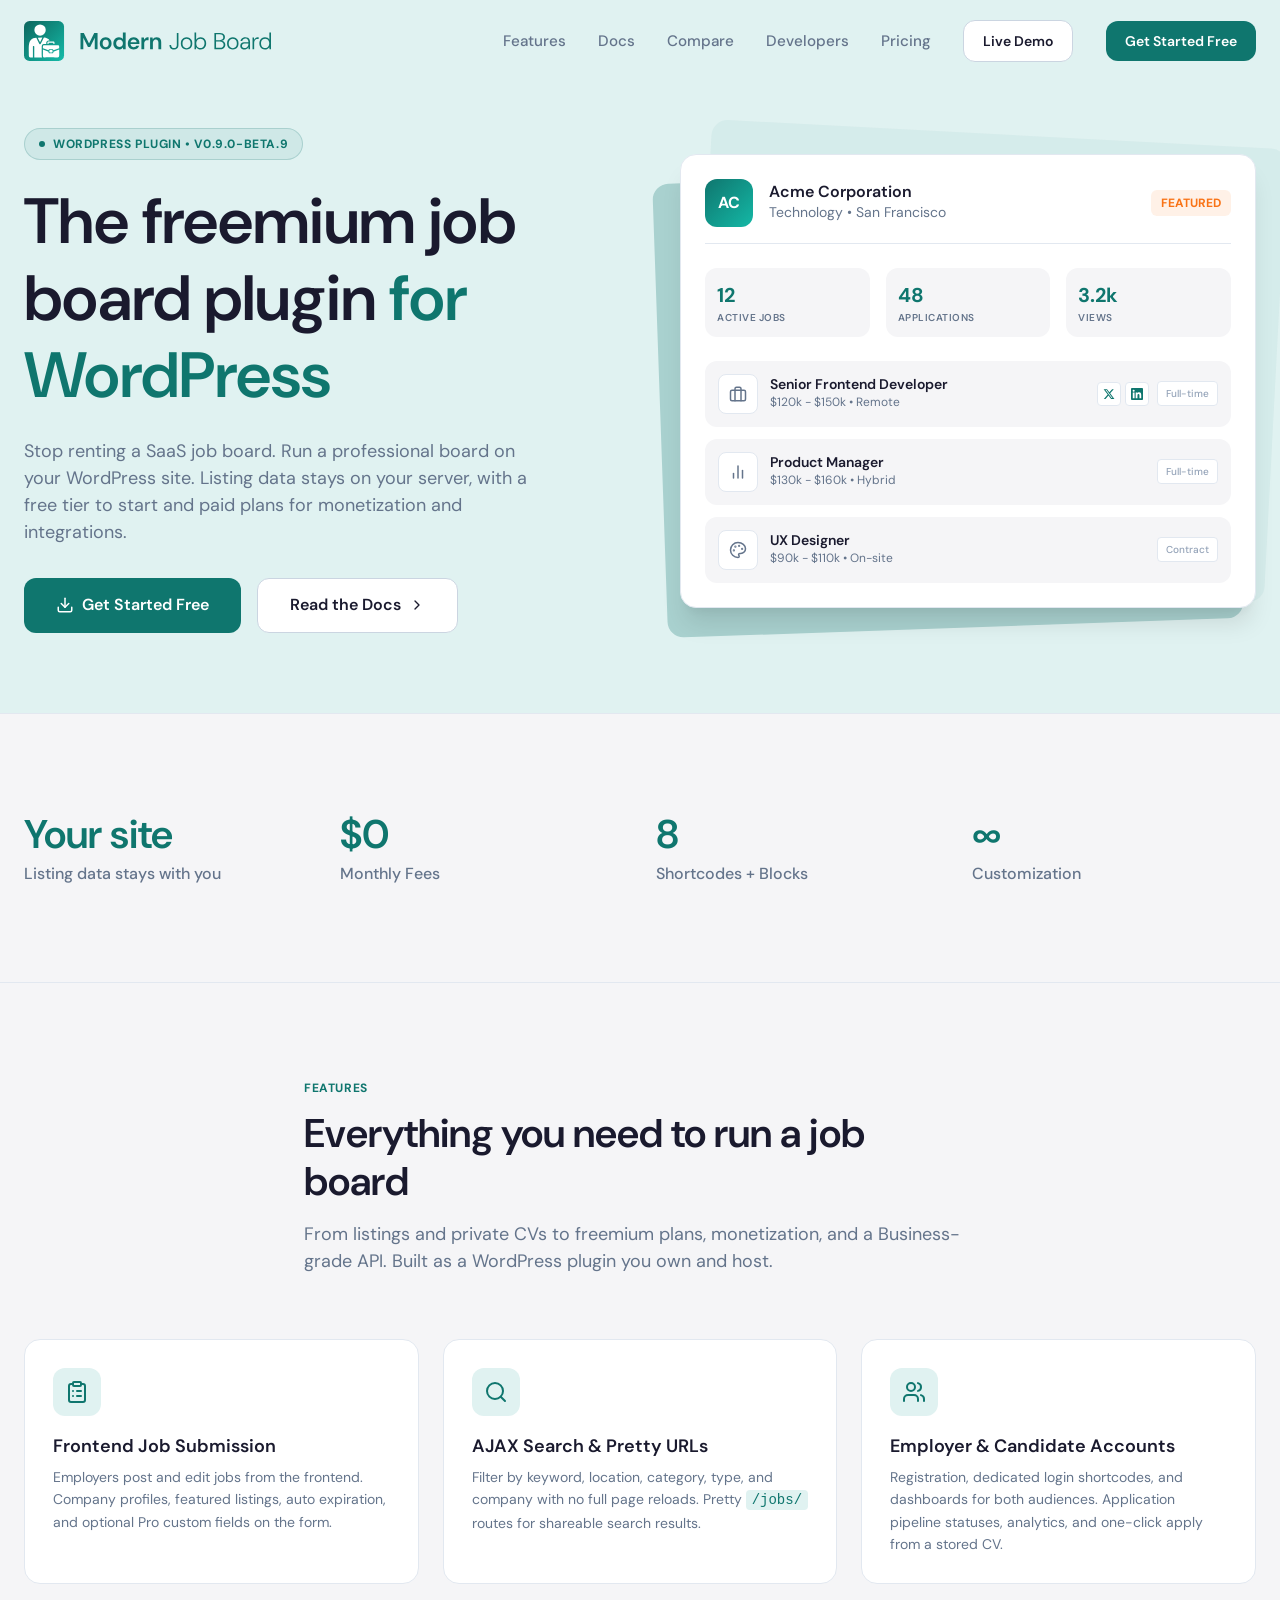
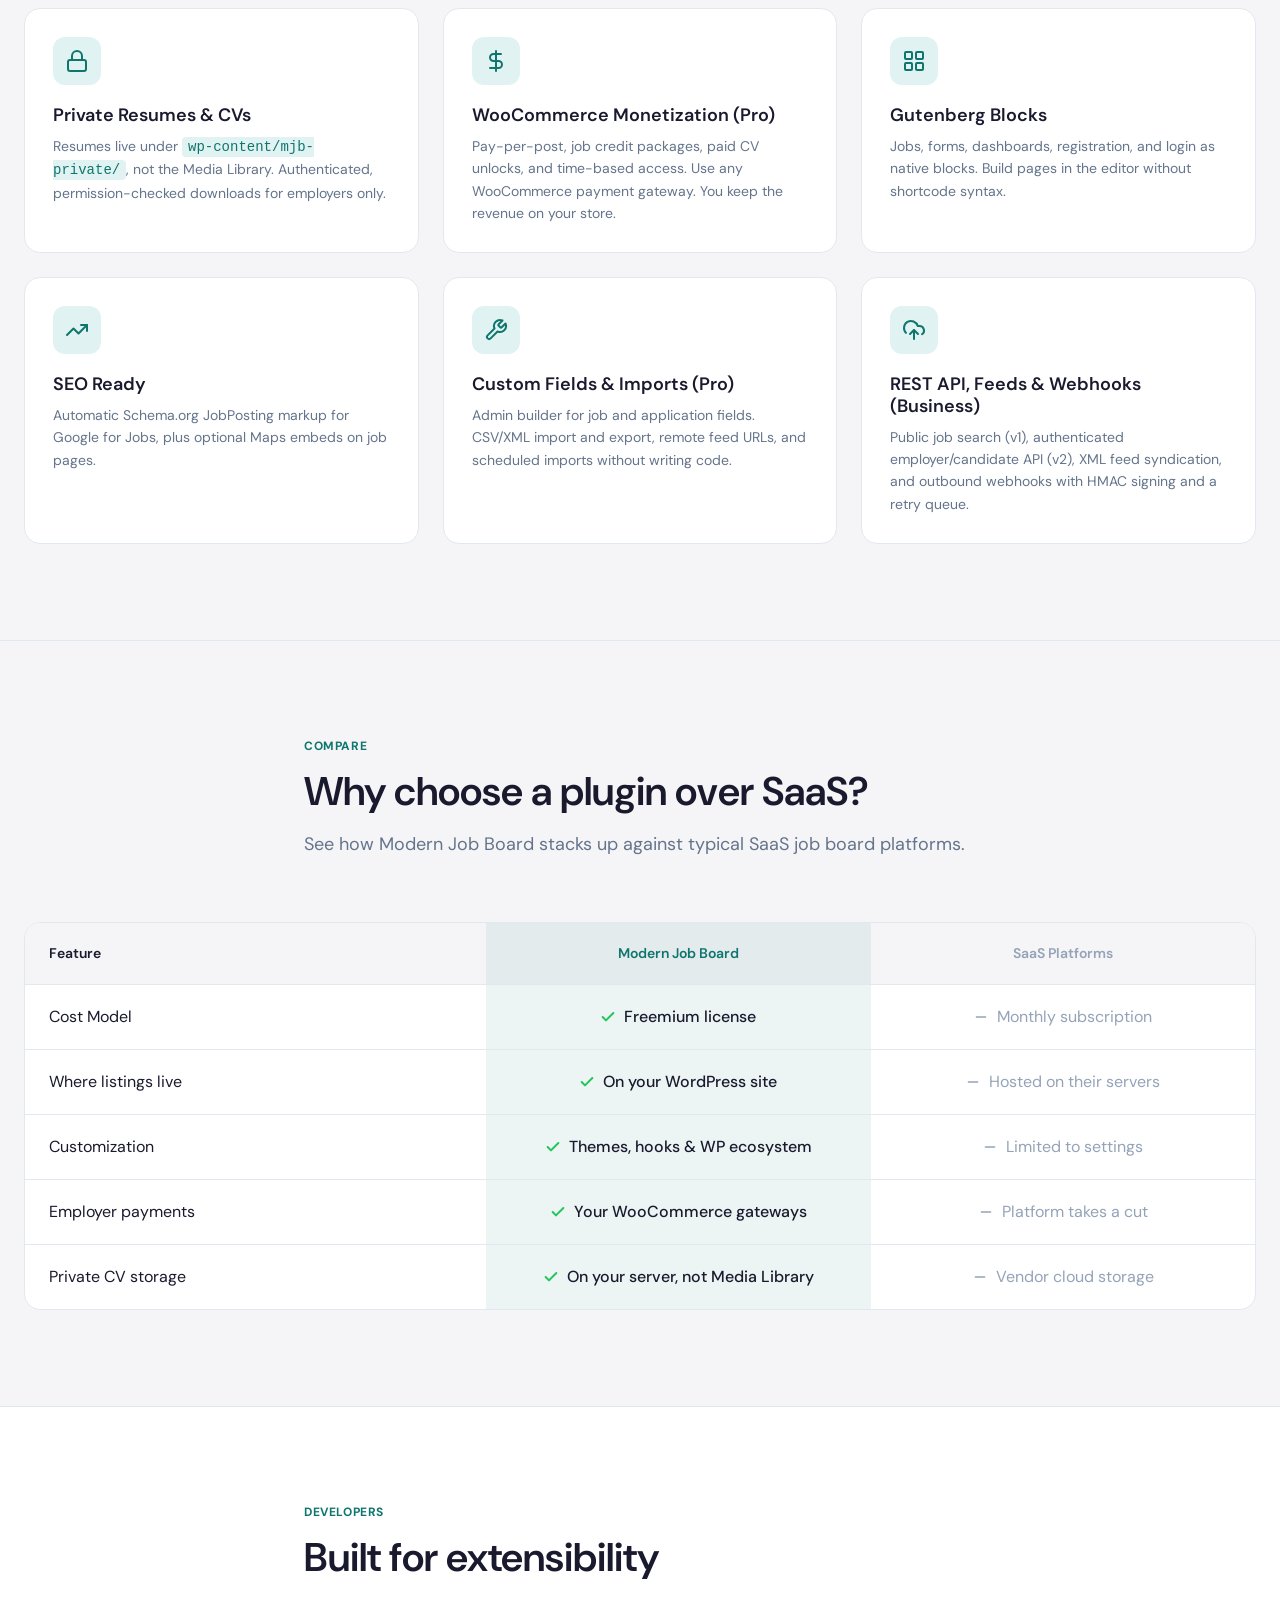
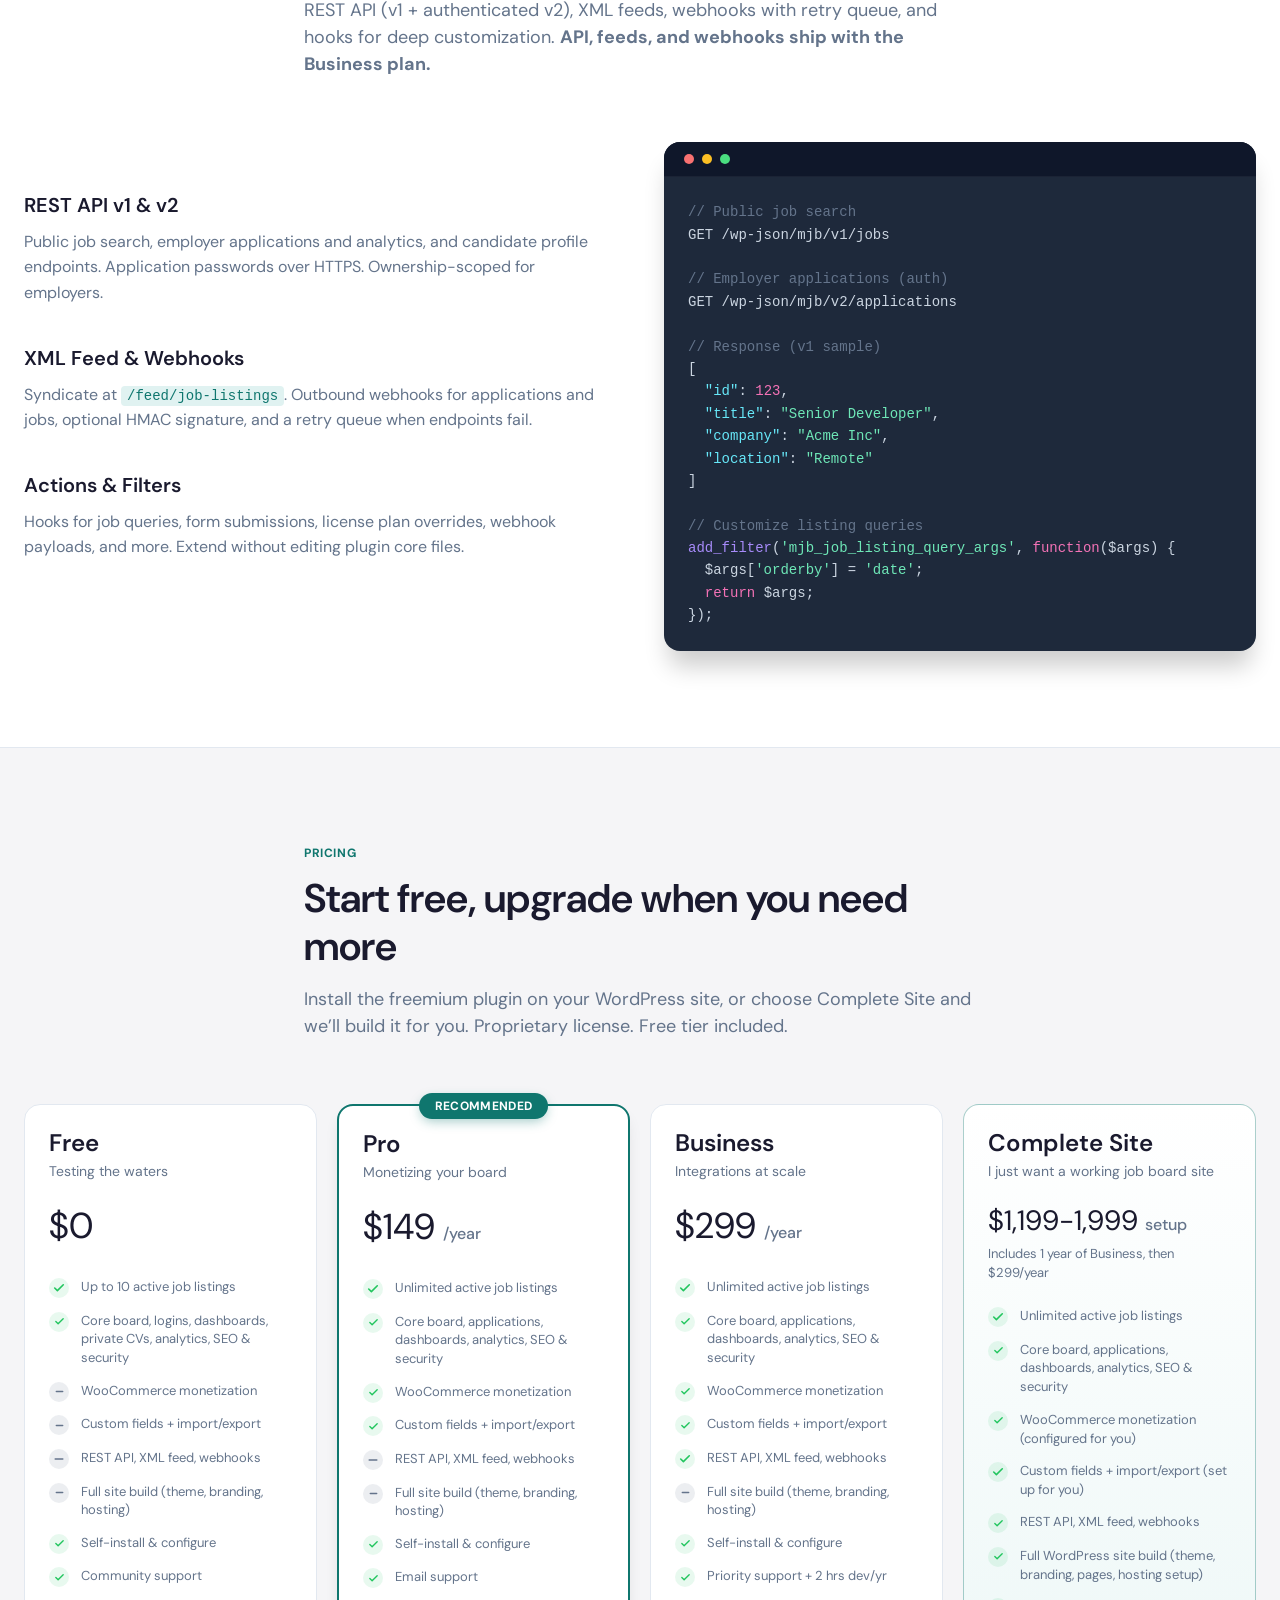
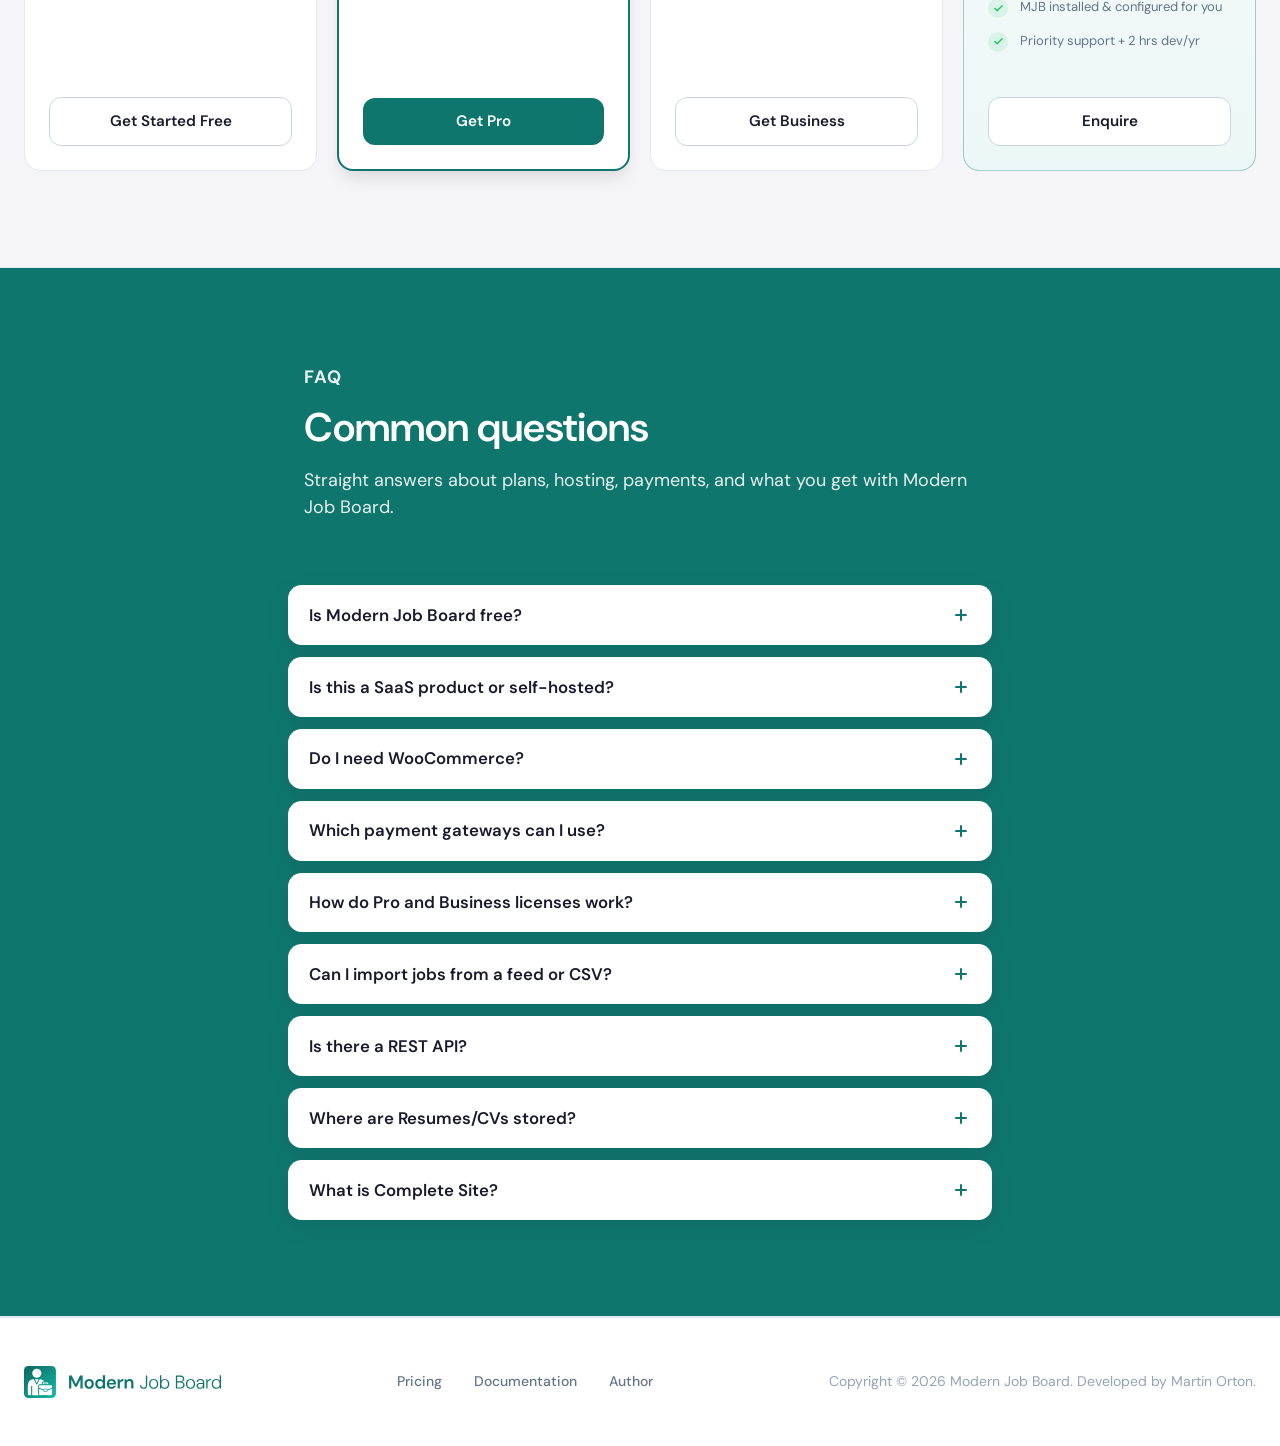
<file: index.html>
<!DOCTYPE html>
<html lang="en">

<head>
    <meta charset="UTF-8">
    <meta name="viewport" content="width=device-width, initial-scale=1.0">
    <title>Modern Job Board - Freemium WordPress Job Board Plugin</title>
    <link rel="preconnect" href="https://fonts.googleapis.com">
    <link rel="preconnect" href="https://fonts.gstatic.com" crossorigin>
    <link
        href="https://fonts.googleapis.com/css2?family=DM+Sans:ital,opsz,wght@0,9.40,400;0,9.40,500;0,9.40,600;0,9.40,700;1,9.40,400&display=swap"
        rel="stylesheet">
    <link rel="stylesheet" href="css/styles.css">
    <script src="js/script.js"></script>
</head>

<body>
    <!-- Navbar -->
    <nav class="navbar" id="navbar">
        <div class="container navbar-content">
            <a href="#" class="logo">
                <div class="logo-icon">
                    <img src="images/MJB%20logo.svg" alt="MJB Logo" />
                </div>
            </a>

            <div class="nav-links desktop-only">
                <a href="#features">Features</a>
                <a href="docs/index.html">Docs</a>
                <a href="#comparison">Compare</a>
                <a href="#developers">Developers</a>
                <a href="#pricing">Pricing</a>
                <a href="/jobs/" data-demo-path="/jobs/" class="btn btn-outline btn-sm" target="_blank" rel="noopener noreferrer">Live Demo</a>
                <a href="#pricing" class="btn btn-primary btn-sm">Get Started Free</a>
            </div>

            <button class="mobile-toggle" id="mobile-toggle" aria-label="Toggle menu">
                <svg class="icon-menu" xmlns="http://www.w3.org/2000/svg" width="24" height="24" viewBox="0 0 24 24"
                    fill="none" stroke="currentColor" stroke-width="2" stroke-linecap="round" stroke-linejoin="round">
                    <line x1="4" x2="20" y1="12" y2="12" />
                    <line x1="4" x2="20" y1="6" y2="6" />
                    <line x1="4" x2="20" y1="18" y2="18" />
                </svg>
                <svg class="icon-close hidden" xmlns="http://www.w3.org/2000/svg" width="24" height="24"
                    viewBox="0 0 24 24" fill="none" stroke="currentColor" stroke-width="2" stroke-linecap="round"
                    stroke-linejoin="round">
                    <path d="M18 6 6 18" />
                    <path d="m6 6 12 12" />
                </svg>
            </button>
        </div>
        <div class="mobile-menu" id="mobile-menu">
            <a href="#features" class="mobile-link">Features</a>
            <a href="docs/index.html" class="mobile-link">Docs</a>
            <a href="#comparison" class="mobile-link">Compare</a>
            <a href="#developers" class="mobile-link">Developers</a>
            <a href="#pricing" class="mobile-link">Pricing</a>
            <a href="/jobs/" data-demo-path="/jobs/" class="mobile-link" target="_blank" rel="noopener noreferrer">Live Demo</a>
            <a href="#pricing" class="btn btn-primary mobile-btn">Get Started Free</a>
        </div>
    </nav>

    <main>
        <!-- Hero -->
        <section class="hero section">
            <div class="container hero-grid">
                <div class="hero-content">
                    <div class="reveal">
                        <div class="badge">
                            <span class="badge-dot"></span>
                            WordPress Plugin • v0.9.0-beta.9
                        </div>
                    </div>
                    <div class="reveal delay-1">
                        <h1 class="hero-title">The freemium job board plugin <span class="italic-highlight">for WordPress</span>
                        </h1>
                    </div>
                    <div class="reveal delay-2">
                        <p class="hero-text">Stop renting a SaaS job board. Run a professional board on your WordPress
                            site. Listing data stays on your server, with a free tier to start and paid plans for
                            monetization and integrations.</p>
                    </div>
                    <div class="reveal delay-3">
                        <div class="hero-actions">
                            <a href="#pricing" class="btn btn-primary btn-lg">
                                <svg xmlns="http://www.w3.org/2000/svg" width="18" height="18" viewBox="0 0 24 24"
                                    fill="none" stroke="currentColor" stroke-width="2" stroke-linecap="round"
                                    stroke-linejoin="round">
                                    <path d="M21 15v4a2 2 0 0 1-2 2H5a2 2 0 0 1-2-2v-4" />
                                    <polyline points="7 10 12 15 17 10" />
                                    <line x1="12" x2="12" y1="15" y2="3" />
                                </svg>
                                Get Started Free
                            </a>
                            <a href="docs/index.html" class="btn btn-outline btn-lg">
                                Read the Docs
                                <svg xmlns="http://www.w3.org/2000/svg" width="16" height="16" viewBox="0 0 24 24"
                                    fill="none" stroke="currentColor" stroke-width="2" stroke-linecap="round"
                                    stroke-linejoin="round">
                                    <path d="m9 18 6-6-6-6" />
                                </svg>
                            </a>
                        </div>
                    </div>
                </div>

                <div class="hero-visual">
                    <div class="hero-card reveal delay-2">
                        <div class="card-header">
                            <div class="company-logo">AC</div>
                            <div class="company-info">
                                <h4>Acme Corporation</h4>
                                <p>Technology • San Francisco</p>
                            </div>
                            <span class="badge-accent">Featured</span>
                        </div>
                        <div class="card-stats">
                            <div class="stat-item">
                                <div class="stat-val">12</div>
                                <div class="stat-lbl">Active Jobs</div>
                            </div>
                            <div class="stat-item">
                                <div class="stat-val">48</div>
                                <div class="stat-lbl">Applications</div>
                            </div>
                            <div class="stat-item">
                                <div class="stat-val">3.2k</div>
                                <div class="stat-lbl">Views</div>
                            </div>
                        </div>
                        <div class="job-list">
                            <!-- Job 1 -->
                            <div class="job-item">
                                <div class="job-icon">
                                    <svg xmlns="http://www.w3.org/2000/svg" width="18" height="18" viewBox="0 0 24 24"
                                        fill="none" stroke="currentColor" stroke-width="2" stroke-linecap="round"
                                        stroke-linejoin="round" aria-hidden="true">
                                        <rect width="20" height="14" x="2" y="7" rx="2" ry="2" />
                                        <path d="M16 21V5a2 2 0 0 0-2-2h-4a2 2 0 0 0-2 2v16" />
                                    </svg>
                                </div>
                                <div class="job-info">
                                    <h5>Senior Frontend Developer</h5>
                                    <p>$120k - $150k • Remote</p>
                                </div>
                                <div class="job-meta">
                                    <div class="social-share">
                                        <button class="share-btn twitter" aria-label="Share on Twitter"><svg
                                                xmlns="http://www.w3.org/2000/svg" width="12" height="12"
                                                viewBox="0 0 24 24" fill="currentColor" aria-hidden="true">
                                                <path
                                                    d="M18.244 2.25h3.308l-7.227 8.26 8.502 11.24H16.17l-5.214-6.817L4.99 21.75H1.68l7.73-8.835L1.254 2.25H8.08l4.713 6.231zm-1.161 17.52h1.833L7.084 4.126H5.117z" />
                                            </svg></button>
                                        <button class="share-btn linkedin" aria-label="Share on LinkedIn"><svg
                                                xmlns="http://www.w3.org/2000/svg" width="12" height="12"
                                                viewBox="0 0 24 24" fill="currentColor" aria-hidden="true">
                                                <path
                                                    d="M20.447 20.452h-3.554v-5.569c0-1.328-.027-3.037-1.852-3.037-1.853 0-2.136 1.445-2.136 2.939v5.667H9.351V9h3.414v1.561h.046c.477-.9 1.637-1.85 3.37-1.85 3.601 0 4.267 2.37 4.267 5.455v6.286zM5.337 7.433a2.062 2.062 0 0 1-2.063-2.065 2.064 2.064 0 0 1 2.063-2.063 2.063 2.063 0 0 1 2.064 2.063 2.065 2.065 0 0 1-2.064 2.065zm1.782 13.019H3.555V9h3.564v11.452zM22.225 0H1.771C.792 0 0 .774 0 1.729v20.542C0 23.227.792 24 1.771 24h20.451C23.2 24 24 23.227 24 22.271V1.729C24 .774 23.2 0 22.222 0h.003z" />
                                            </svg></button>
                                    </div>
                                    <span class="job-tag">Full-time</span>
                                </div>
                            </div>
                            <!-- Job 2 -->
                            <div class="job-item">
                                <div class="job-icon">
                                    <svg xmlns="http://www.w3.org/2000/svg" width="18" height="18" viewBox="0 0 24 24"
                                        fill="none" stroke="currentColor" stroke-width="2" stroke-linecap="round"
                                        stroke-linejoin="round" aria-hidden="true">
                                        <line x1="18" x2="18" y1="20" y2="10" />
                                        <line x1="12" x2="12" y1="20" y2="4" />
                                        <line x1="6" x2="6" y1="20" y2="14" />
                                    </svg>
                                </div>
                                <div class="job-info">
                                    <h5>Product Manager</h5>
                                    <p>$130k - $160k • Hybrid</p>
                                </div>
                                <div class="job-meta">
                                    <div class="social-share">
                                        <button class="share-btn twitter" aria-label="Share on Twitter"><svg
                                                xmlns="http://www.w3.org/2000/svg" width="12" height="12"
                                                viewBox="0 0 24 24" fill="currentColor" aria-hidden="true">
                                                <path
                                                    d="M18.244 2.25h3.308l-7.227 8.26 8.502 11.24H16.17l-5.214-6.817L4.99 21.75H1.68l7.73-8.835L1.254 2.25H8.08l4.713 6.231zm-1.161 17.52h1.833L7.084 4.126H5.117z" />
                                            </svg></button>
                                        <button class="share-btn linkedin" aria-label="Share on LinkedIn"><svg
                                                xmlns="http://www.w3.org/2000/svg" width="12" height="12"
                                                viewBox="0 0 24 24" fill="currentColor" aria-hidden="true">
                                                <path
                                                    d="M20.447 20.452h-3.554v-5.569c0-1.328-.027-3.037-1.852-3.037-1.853 0-2.136 1.445-2.136 2.939v5.667H9.351V9h3.414v1.561h.046c.477-.9 1.637-1.85 3.37-1.85 3.601 0 4.267 2.37 4.267 5.455v6.286zM5.337 7.433a2.062 2.062 0 0 1-2.063-2.065 2.064 2.064 0 0 1 2.063-2.063 2.063 2.063 0 0 1 2.064 2.063 2.065 2.065 0 0 1-2.064 2.065zm1.782 13.019H3.555V9h3.564v11.452zM22.225 0H1.771C.792 0 0 .774 0 1.729v20.542C0 23.227.792 24 1.771 24h20.451C23.2 24 24 23.227 24 22.271V1.729C24 .774 23.2 0 22.222 0h.003z" />
                                            </svg></button>
                                    </div>
                                    <span class="job-tag">Full-time</span>
                                </div>
                            </div>
                            <!-- Job 3 -->
                            <div class="job-item">
                                <div class="job-icon">
                                    <svg xmlns="http://www.w3.org/2000/svg" width="18" height="18" viewBox="0 0 24 24"
                                        fill="none" stroke="currentColor" stroke-width="2" stroke-linecap="round"
                                        stroke-linejoin="round" aria-hidden="true">
                                        <circle cx="13.5" cy="6.5" r=".5" fill="currentColor" />
                                        <circle cx="17.5" cy="10.5" r=".5" fill="currentColor" />
                                        <circle cx="8.5" cy="7.5" r=".5" fill="currentColor" />
                                        <circle cx="6.5" cy="12.5" r=".5" fill="currentColor" />
                                        <path
                                            d="M12 2C6.5 2 2 6.5 2 12s4.5 10 10 10c.926 0 1.648-.746 1.648-1.688 0-.437-.18-.835-.437-1.125-.29-.289-.438-.652-.438-1.087 0-.875.75-1.562 1.687-1.562H15.75A6.25 6.25 0 0 0 22 10.25c0-4.563-4.438-8.25-10-8.25z" />
                                    </svg>
                                </div>
                                <div class="job-info">
                                    <h5>UX Designer</h5>
                                    <p>$90k - $110k • On-site</p>
                                </div>
                                <div class="job-meta">
                                    <div class="social-share">
                                        <button class="share-btn twitter" aria-label="Share on Twitter"><svg
                                                xmlns="http://www.w3.org/2000/svg" width="12" height="12"
                                                viewBox="0 0 24 24" fill="currentColor" aria-hidden="true">
                                                <path
                                                    d="M18.244 2.25h3.308l-7.227 8.26 8.502 11.24H16.17l-5.214-6.817L4.99 21.75H1.68l7.73-8.835L1.254 2.25H8.08l4.713 6.231zm-1.161 17.52h1.833L7.084 4.126H5.117z" />
                                            </svg></button>
                                        <button class="share-btn linkedin" aria-label="Share on LinkedIn"><svg
                                                xmlns="http://www.w3.org/2000/svg" width="12" height="12"
                                                viewBox="0 0 24 24" fill="currentColor" aria-hidden="true">
                                                <path
                                                    d="M20.447 20.452h-3.554v-5.569c0-1.328-.027-3.037-1.852-3.037-1.853 0-2.136 1.445-2.136 2.939v5.667H9.351V9h3.414v1.561h.046c.477-.9 1.637-1.85 3.37-1.85 3.601 0 4.267 2.37 4.267 5.455v6.286zM5.337 7.433a2.062 2.062 0 0 1-2.063-2.065 2.064 2.064 0 0 1 2.063-2.063 2.063 2.063 0 0 1 2.064 2.063 2.065 2.065 0 0 1-2.064 2.065zm1.782 13.019H3.555V9h3.564v11.452zM22.225 0H1.771C.792 0 0 .774 0 1.729v20.542C0 23.227.792 24 1.771 24h20.451C23.2 24 24 23.227 24 22.271V1.729C24 .774 23.2 0 22.222 0h.003z" />
                                            </svg></button>
                                    </div>
                                    <span class="job-tag">Contract</span>
                                </div>
                            </div>
                        </div>
                    </div>
                    <div class="hero-bg-accents">
                        <div class="bg-accent-1"></div>
                        <div class="bg-accent-2"></div>
                    </div>
                </div>
            </div>
        </section>

        <!-- Stats -->
        <section class="section stats-section">
            <div class="container stats-grid">
                <div class="stat-block reveal">
                    <h3>Your site</h3>
                    <p>Listing data stays with you</p>
                </div>
                <div class="stat-block reveal delay-1">
                    <h3>$0</h3>
                    <p>Monthly Fees</p>
                </div>
                <div class="stat-block reveal delay-2">
                    <h3>8</h3>
                    <p>Shortcodes + Blocks</p>
                </div>
                <div class="stat-block reveal delay-3">
                    <h3>∞</h3>
                    <p>Customization</p>
                </div>
            </div>
        </section>

        <!-- Features -->
        <section id="features" class="section bg-neutral">
            <div class="container">
                <div class="section-header reveal">
                    <span class="eyebrow">Features</span>
                    <h2>Everything you need to run a job board</h2>
                    <p>From listings and private CVs to freemium plans, monetization, and a Business-grade API. Built
                        as a WordPress plugin you own and host.</p>
                </div>
                <div class="features-grid">
                    <!-- Feature Items (9) -->
                    <div class="feature-card reveal">
                        <div class="feature-icon"><svg xmlns="http://www.w3.org/2000/svg" width="24" height="24"
                                viewBox="0 0 24 24" fill="none" stroke="currentColor" stroke-width="2"
                                stroke-linecap="round" stroke-linejoin="round">
                                <rect width="8" height="4" x="8" y="2" rx="1" ry="1" />
                                <path d="M16 4h2a2 2 0 0 1 2 2v14a2 2 0 0 1-2 2H6a2 2 0 0 1-2-2V6a2 2 0 0 1 2-2h2" />
                                <path d="M12 11h4" />
                                <path d="M12 16h4" />
                                <path d="M8 11h.01" />
                                <path d="M8 16h.01" />
                            </svg></div>
                        <h3>Frontend Job Submission</h3>
                        <p>Employers post and edit jobs from the frontend. Company profiles, featured listings, auto
                            expiration, and optional Pro custom fields on the form.</p>
                    </div>
                    <div class="feature-card reveal delay-1">
                        <div class="feature-icon"><svg xmlns="http://www.w3.org/2000/svg" width="24" height="24"
                                viewBox="0 0 24 24" fill="none" stroke="currentColor" stroke-width="2"
                                stroke-linecap="round" stroke-linejoin="round">
                                <circle cx="11" cy="11" r="8" />
                                <path d="m21 21-4.3-4.3" />
                            </svg></div>
                        <h3>AJAX Search &amp; Pretty URLs</h3>
                        <p>Filter by keyword, location, category, type, and company with no full page reloads. Pretty
                            <code class="inline-code">/jobs/</code> routes for shareable search results.</p>
                    </div>
                    <div class="feature-card reveal delay-2">
                        <div class="feature-icon"><svg xmlns="http://www.w3.org/2000/svg" width="24" height="24"
                                viewBox="0 0 24 24" fill="none" stroke="currentColor" stroke-width="2"
                                stroke-linecap="round" stroke-linejoin="round">
                                <path d="M16 21v-2a4 4 0 0 0-4-4H6a4 4 0 0 0-4 4v2" />
                                <circle cx="9" cy="7" r="4" />
                                <path d="M22 21v-2a4 4 0 0 0-3-3.87" />
                                <path d="M16 3.13a4 4 0 0 1 0 7.75" />
                            </svg></div>
                        <h3>Employer &amp; Candidate Accounts</h3>
                        <p>Registration, dedicated login shortcodes, and dashboards for both audiences. Application
                            pipeline statuses, analytics, and one-click apply from a stored CV.</p>
                    </div>
                    <div class="feature-card reveal">
                        <div class="feature-icon"><svg xmlns="http://www.w3.org/2000/svg" width="24" height="24"
                                viewBox="0 0 24 24" fill="none" stroke="currentColor" stroke-width="2"
                                stroke-linecap="round" stroke-linejoin="round">
                                <rect width="18" height="11" x="3" y="11" rx="2" ry="2" />
                                <path d="M7 11V7a5 5 0 0 1 10 0v4" />
                            </svg></div>
                        <h3>Private Resumes &amp; CVs</h3>
                        <p>Resumes live under <code class="inline-code">wp-content/mjb-private/</code>, not the Media
                            Library. Authenticated, permission-checked downloads for employers only.</p>
                    </div>
                    <div class="feature-card reveal delay-1">
                        <div class="feature-icon"><svg xmlns="http://www.w3.org/2000/svg" width="24" height="24"
                                viewBox="0 0 24 24" fill="none" stroke="currentColor" stroke-width="2"
                                stroke-linecap="round" stroke-linejoin="round">
                                <line x1="12" x2="12" y1="2" y2="22" />
                                <path d="M17 5H9.5a3.5 3.5 0 0 0 0 7h5a3.5 3.5 0 0 1 0 7H6" />
                            </svg></div>
                        <h3>WooCommerce Monetization (Pro)</h3>
                        <p>Pay-per-post, job credit packages, paid CV unlocks, and time-based access. Use any
                            WooCommerce payment gateway. You keep the revenue on your store.</p>
                    </div>
                    <div class="feature-card reveal delay-2">
                        <div class="feature-icon"><svg xmlns="http://www.w3.org/2000/svg" width="24" height="24"
                                viewBox="0 0 24 24" fill="none" stroke="currentColor" stroke-width="2"
                                stroke-linecap="round" stroke-linejoin="round">
                                <rect x="3" y="3" width="7" height="7" rx="1" />
                                <rect x="14" y="3" width="7" height="7" rx="1" />
                                <rect x="3" y="14" width="7" height="7" rx="1" />
                                <rect x="14" y="14" width="7" height="7" rx="1" />
                            </svg></div>
                        <h3>Gutenberg Blocks</h3>
                        <p>Jobs, forms, dashboards, registration, and login as native blocks. Build pages in the
                            editor without shortcode syntax.</p>
                    </div>
                    <div class="feature-card reveal">
                        <div class="feature-icon"><svg xmlns="http://www.w3.org/2000/svg" width="24" height="24"
                                viewBox="0 0 24 24" fill="none" stroke="currentColor" stroke-width="2"
                                stroke-linecap="round" stroke-linejoin="round">
                                <polyline points="22 7 13.5 15.5 8.5 10.5 2 17" />
                                <polyline points="16 7 22 7 22 13" />
                            </svg></div>
                        <h3>SEO Ready</h3>
                        <p>Automatic Schema.org JobPosting markup for Google for Jobs, plus optional Maps embeds on job
                            pages.</p>
                    </div>
                    <div class="feature-card reveal delay-1">
                        <div class="feature-icon"><svg xmlns="http://www.w3.org/2000/svg" width="24" height="24"
                                viewBox="0 0 24 24" fill="none" stroke="currentColor" stroke-width="2"
                                stroke-linecap="round" stroke-linejoin="round">
                                <path
                                    d="M14.7 6.3a1 1 0 0 0 0 1.4l1.6 1.6a1 1 0 0 0 1.4 0l3.77-3.77a6 6 0 0 1-7.94 7.94l-6.91 6.91a2.12 2.12 0 0 1-3-3l6.91-6.91a6 6 0 0 1 7.94-7.94l-3.76 3.76z" />
                            </svg></div>
                        <h3>Custom Fields &amp; Imports (Pro)</h3>
                        <p>Admin builder for job and application fields. CSV/XML import and export, remote feed URLs, and
                            scheduled imports without writing code.</p>
                    </div>
                    <div class="feature-card reveal delay-2">
                        <div class="feature-icon"><svg xmlns="http://www.w3.org/2000/svg" width="24" height="24"
                                viewBox="0 0 24 24" fill="none" stroke="currentColor" stroke-width="2"
                                stroke-linecap="round" stroke-linejoin="round">
                                <path d="M4 14.899A7 7 0 1 1 15.71 8h1.79a4.5 4.5 0 0 1 2.5 8.242" />
                                <path d="M12 12v9" />
                                <path d="m16 16-4-4-4 4" />
                            </svg></div>
                        <h3>REST API, Feeds &amp; Webhooks (Business)</h3>
                        <p>Public job search (v1), authenticated employer/candidate API (v2), XML feed syndication, and
                            outbound webhooks with HMAC signing and a retry queue.</p>
                    </div>
                </div>
            </div>
        </section>

        <!-- Comparison -->
        <section id="comparison" class="section">
            <div class="container">
                <div class="section-header reveal">
                    <span class="eyebrow">Compare</span>
                    <h2>Why choose a plugin over SaaS?</h2>
                    <p>See how Modern Job Board stacks up against typical SaaS job board platforms.</p>
                </div>
                <div class="comparison-table-wrapper reveal delay-1">
                    <div class="comparison-table">
                        <div class="row header-row">
                            <div class="col feature">Feature</div>
                            <div class="col mjb">Modern Job Board</div>
                            <div class="col saas">SaaS Platforms</div>
                        </div>
                        <div class="row">
                            <div class="col feature">Cost Model</div>
                            <div class="col mjb highlight"><svg class="icon-check" xmlns="http://www.w3.org/2000/svg"
                                    viewBox="0 0 24 24" fill="none" stroke="currentColor" stroke-width="3"
                                    stroke-linecap="round" stroke-linejoin="round">
                                    <polyline points="20 6 9 17 4 12" />
                                </svg> Freemium license</div>
                            <div class="col saas"><svg class="icon-minus" xmlns="http://www.w3.org/2000/svg"
                                    viewBox="0 0 24 24" fill="none" stroke="currentColor" stroke-width="2"
                                    stroke-linecap="round" stroke-linejoin="round">
                                    <line x1="5" x2="19" y1="12" y2="12" />
                                </svg> Monthly subscription</div>
                        </div>
                        <div class="row">
                            <div class="col feature">Where listings live</div>
                            <div class="col mjb highlight"><svg class="icon-check" xmlns="http://www.w3.org/2000/svg"
                                    viewBox="0 0 24 24" fill="none" stroke="currentColor" stroke-width="3"
                                    stroke-linecap="round" stroke-linejoin="round">
                                    <polyline points="20 6 9 17 4 12" />
                                </svg> On your WordPress site</div>
                            <div class="col saas"><svg class="icon-minus" xmlns="http://www.w3.org/2000/svg"
                                    viewBox="0 0 24 24" fill="none" stroke="currentColor" stroke-width="2"
                                    stroke-linecap="round" stroke-linejoin="round">
                                    <line x1="5" x2="19" y1="12" y2="12" />
                                </svg> Hosted on their servers</div>
                        </div>
                        <div class="row">
                            <div class="col feature">Customization</div>
                            <div class="col mjb highlight"><svg class="icon-check" xmlns="http://www.w3.org/2000/svg"
                                    viewBox="0 0 24 24" fill="none" stroke="currentColor" stroke-width="3"
                                    stroke-linecap="round" stroke-linejoin="round">
                                    <polyline points="20 6 9 17 4 12" />
                                </svg> Themes, hooks &amp; WP ecosystem</div>
                            <div class="col saas"><svg class="icon-minus" xmlns="http://www.w3.org/2000/svg"
                                    viewBox="0 0 24 24" fill="none" stroke="currentColor" stroke-width="2"
                                    stroke-linecap="round" stroke-linejoin="round">
                                    <line x1="5" x2="19" y1="12" y2="12" />
                                </svg> Limited to settings</div>
                        </div>
                        <div class="row">
                            <div class="col feature">Employer payments</div>
                            <div class="col mjb highlight"><svg class="icon-check" xmlns="http://www.w3.org/2000/svg"
                                    viewBox="0 0 24 24" fill="none" stroke="currentColor" stroke-width="3"
                                    stroke-linecap="round" stroke-linejoin="round">
                                    <polyline points="20 6 9 17 4 12" />
                                </svg> Your WooCommerce gateways</div>
                            <div class="col saas"><svg class="icon-minus" xmlns="http://www.w3.org/2000/svg"
                                    viewBox="0 0 24 24" fill="none" stroke="currentColor" stroke-width="2"
                                    stroke-linecap="round" stroke-linejoin="round">
                                    <line x1="5" x2="19" y1="12" y2="12" />
                                </svg> Platform takes a cut</div>
                        </div>
                        <div class="row">
                            <div class="col feature">Private CV storage</div>
                            <div class="col mjb highlight"><svg class="icon-check" xmlns="http://www.w3.org/2000/svg"
                                    viewBox="0 0 24 24" fill="none" stroke="currentColor" stroke-width="3"
                                    stroke-linecap="round" stroke-linejoin="round">
                                    <polyline points="20 6 9 17 4 12" />
                                </svg> On your server, not Media Library</div>
                            <div class="col saas"><svg class="icon-minus" xmlns="http://www.w3.org/2000/svg"
                                    viewBox="0 0 24 24" fill="none" stroke="currentColor" stroke-width="2"
                                    stroke-linecap="round" stroke-linejoin="round">
                                    <line x1="5" x2="19" y1="12" y2="12" />
                                </svg> Vendor cloud storage</div>
                        </div>
                    </div>
                </div>
            </div>
        </section>

        <!-- Developers -->
        <section id="developers" class="section bg-white">
            <div class="container">
                <div class="section-header reveal">
                    <span class="eyebrow">Developers</span>
                    <h2>Built for extensibility</h2>
                    <p>REST API (v1 + authenticated v2), XML feeds, webhooks with retry queue, and hooks for deep customization. <strong>API, feeds, and webhooks ship with the Business plan.</strong></p>
                </div>
                <div class="dev-grid">
                    <div class="dev-content">
                        <div class="dev-item reveal">
                            <h3>REST API v1 &amp; v2</h3>
                            <p>Public job search, employer applications and analytics, and candidate profile endpoints.
                                Application passwords over HTTPS. Ownership-scoped for employers.</p>
                        </div>
                        <div class="dev-item reveal delay-1">
                            <h3>XML Feed &amp; Webhooks</h3>
                            <p>Syndicate at <code class="inline-code">/feed/job-listings</code>. Outbound webhooks for
                                applications and jobs, optional HMAC signature, and a retry queue when endpoints fail.</p>
                        </div>
                        <div class="dev-item reveal delay-2">
                            <h3>Actions &amp; Filters</h3>
                            <p>Hooks for job queries, form submissions, license plan overrides, webhook payloads, and
                                more. Extend without editing plugin core files.</p>
                        </div>
                    </div>
                    <div class="dev-code reveal delay-2">
                        <div class="code-window">
                            <div class="window-controls">
                                <span class="dot red"></span><span class="dot yellow"></span><span
                                    class="dot green"></span>
                            </div>
                            <pre><code><span class="comment">// Public job search</span>
GET /wp-json/mjb/v1/jobs

<span class="comment">// Employer applications (auth)</span>
GET /wp-json/mjb/v2/applications

<span class="comment">// Response (v1 sample)</span>
[
  <span class="key">"id"</span>: <span class="number">123</span>,
  <span class="key">"title"</span>: <span class="string">"Senior Developer"</span>,
  <span class="key">"company"</span>: <span class="string">"Acme Inc"</span>,
  <span class="key">"location"</span>: <span class="string">"Remote"</span>
]

<span class="comment">// Customize listing queries</span>
<span class="func">add_filter</span>(<span class="string">'mjb_job_listing_query_args'</span>, <span class="keyword">function</span>($args) {
  $args[<span class="string">'orderby'</span>] = <span class="string">'date'</span>;
  <span class="keyword">return</span> $args;
});</code></pre>
                        </div>
                    </div>
                </div>
            </div>
        </section>

        <!-- Pricing -->
        <section id="pricing" class="section bg-neutral">
            <div class="container">
                <div class="section-header reveal">
                    <span class="eyebrow">Pricing</span>
                    <h2>Start free, upgrade when you need more</h2>
                    <p>Install the freemium plugin on your WordPress site, or choose Complete Site and we’ll build it for you. Proprietary license. Free tier included.</p>
                </div>
                <div class="pricing-grid pricing-grid--4">
                    <!-- Free -->
                    <div class="pricing-card reveal delay-1">
                        <h3>Free</h3>
                        <p class="price-sub">Testing the waters</p>
                        <div class="price">$0</div>
                        <ul class="price-features">
                            <li><span class="check-icon">✓</span> Up to 10 active job listings</li>
                            <li><span class="check-icon">✓</span> Core board, logins, dashboards, private CVs, analytics, SEO &amp; security</li>
                            <li class="is-unavailable"><span class="check-icon check-icon--na" aria-hidden="true"></span> WooCommerce monetization</li>
                            <li class="is-unavailable"><span class="check-icon check-icon--na" aria-hidden="true"></span> Custom fields + import/export</li>
                            <li class="is-unavailable"><span class="check-icon check-icon--na" aria-hidden="true"></span> REST API, XML feed, webhooks</li>
                            <li class="is-unavailable"><span class="check-icon check-icon--na" aria-hidden="true"></span> Full site build (theme, branding, hosting)</li>
                            <li><span class="check-icon">✓</span> Self-install &amp; configure</li>
                            <li><span class="check-icon">✓</span> Community support</li>
                        </ul>
                        <a href="/docs/"
                            class="btn btn-outline btn-block">Get Started Free</a>
                    </div>
                    <!-- Pro -->
                    <div class="pricing-card pro reveal delay-2">
                        <div class="recommended-badge">Recommended</div>
                        <h3>Pro</h3>
                        <p class="price-sub">Monetizing your board</p>
                        <div class="price">$149 <span class="period">/year</span></div>
                        <ul class="price-features">
                            <li><span class="check-icon">✓</span> Unlimited active job listings</li>
                            <li><span class="check-icon">✓</span> Core board, applications, dashboards, analytics, SEO &amp; security</li>
                            <li><span class="check-icon">✓</span> WooCommerce monetization</li>
                            <li><span class="check-icon">✓</span> Custom fields + import/export</li>
                            <li class="is-unavailable"><span class="check-icon check-icon--na" aria-hidden="true"></span> REST API, XML feed, webhooks</li>
                            <li class="is-unavailable"><span class="check-icon check-icon--na" aria-hidden="true"></span> Full site build (theme, branding, hosting)</li>
                            <li><span class="check-icon">✓</span> Self-install &amp; configure</li>
                            <li><span class="check-icon">✓</span> Email support</li>
                        </ul>
                        <a href="mailto:hello@martinorton.com?subject=Modern%20Job%20Board%20Pro%20license&amp;body=Hi%2C%0A%0AI%27d%20like%20to%20purchase%20a%20Modern%20Job%20Board%20Pro%20license%20(%24149%2Fyear).%0A%0ASite%20URL%3A%20%0A%0APlease%20send%20payment%20instructions%20and%20a%20license%20key.%0A" class="btn btn-primary btn-block">Get Pro</a>
                    </div>
                    <!-- Business -->
                    <div class="pricing-card reveal delay-3">
                        <h3>Business</h3>
                        <p class="price-sub">Integrations at scale</p>
                        <div class="price">$299 <span class="period">/year</span></div>
                        <ul class="price-features">
                            <li><span class="check-icon">✓</span> Unlimited active job listings</li>
                            <li><span class="check-icon">✓</span> Core board, applications, dashboards, analytics, SEO &amp; security</li>
                            <li><span class="check-icon">✓</span> WooCommerce monetization</li>
                            <li><span class="check-icon">✓</span> Custom fields + import/export</li>
                            <li><span class="check-icon">✓</span> REST API, XML feed, webhooks</li>
                            <li class="is-unavailable"><span class="check-icon check-icon--na" aria-hidden="true"></span> Full site build (theme, branding, hosting)</li>
                            <li><span class="check-icon">✓</span> Self-install &amp; configure</li>
                            <li><span class="check-icon">✓</span> Priority support + 2 hrs dev/yr</li>
                        </ul>
                        <a href="mailto:hello@martinorton.com?subject=Modern%20Job%20Board%20Business%20license&amp;body=Hi%2C%0A%0AI%27d%20like%20to%20purchase%20a%20Modern%20Job%20Board%20Business%20license%20(%24299%2Fyear).%0A%0ASite%20URL%3A%20%0A%0APlease%20send%20payment%20instructions%20and%20a%20license%20key.%0A" class="btn btn-outline btn-block">Get Business</a>
                    </div>
                    <!-- Complete Site -->
                    <div class="pricing-card pricing-card--complete reveal delay-3">
                        <h3>Complete Site</h3>
                        <p class="price-sub">I just want a working job board site</p>
                        <div class="price price--setup">$1,199-1,999 <span class="period">setup</span></div>
                        <p class="price-note">Includes 1 year of Business, then $299/year</p>
                        <ul class="price-features">
                            <li><span class="check-icon">✓</span> Unlimited active job listings</li>
                            <li><span class="check-icon">✓</span> Core board, applications, dashboards, analytics, SEO &amp; security</li>
                            <li><span class="check-icon">✓</span> WooCommerce monetization (configured for you)</li>
                            <li><span class="check-icon">✓</span> Custom fields + import/export (set up for you)</li>
                            <li><span class="check-icon">✓</span> REST API, XML feed, webhooks</li>
                            <li><span class="check-icon">✓</span> Full WordPress site build (theme, branding, pages, hosting setup)</li>
                            <li><span class="check-icon">✓</span> MJB installed &amp; configured for you</li>
                            <li><span class="check-icon">✓</span> Priority support + 2 hrs dev/yr</li>
                        </ul>
                        <a href="mailto:hello@martinorton.com?subject=Modern%20Job%20Board%20Complete%20Site&amp;body=Hi%2C%0A%0AI%27d%20like%20a%20quote%20for%20Modern%20Job%20Board%20Complete%20Site%20(setup%20%2B%20Business%20license).%0A%0AProject%20notes%3A%20%0A%0A" class="btn btn-outline btn-block">Enquire</a>
                    </div>
                </div>
            </div>
        </section>

        <!-- FAQ -->
        <section id="faq" class="section faq-section">
            <div class="container">
                <div class="section-header reveal">
                    <p class="eyebrow">FAQ</p>
                    <h2>Common questions</h2>
                    <p>Straight answers about plans, hosting, payments, and what you get with Modern Job Board.</p>
                </div>
                <div class="faq-list reveal delay-1" data-faq-accordion>
                    <div class="faq-item">
                        <button type="button" class="faq-question" aria-expanded="false" aria-controls="faq-a-1" id="faq-q-1">
                            <span class="faq-question-text">Is Modern Job Board free?</span>
                            <span class="faq-chevron" aria-hidden="true"></span>
                        </button>
                        <div class="faq-panel" id="faq-a-1" role="region" aria-labelledby="faq-q-1" aria-hidden="true"><div class="faq-answer"><p>Yes. There is a free tier with core job board features and a cap of 10 active (published) jobs. Upgrade to Pro or Business when you need unlimited listings, WooCommerce monetization, imports, or API features.</p></div></div>
                    </div>
                    <div class="faq-item">
                        <button type="button" class="faq-question" aria-expanded="false" aria-controls="faq-a-2" id="faq-q-2">
                            <span class="faq-question-text">Is this a SaaS product or self-hosted?</span>
                            <span class="faq-chevron" aria-hidden="true"></span>
                        </button>
                        <div class="faq-panel" id="faq-a-2" role="region" aria-labelledby="faq-q-2" aria-hidden="true"><div class="faq-answer"><p>Self-hosted. You install the plugin on your own WordPress site. Job data, applications, and resumes live on your server under your control, not on a third-party SaaS platform.</p></div></div>
                    </div>
                    <div class="faq-item">
                        <button type="button" class="faq-question" aria-expanded="false" aria-controls="faq-a-3" id="faq-q-3">
                            <span class="faq-question-text">Do I need WooCommerce?</span>
                            <span class="faq-chevron" aria-hidden="true"></span>
                        </button>
                        <div class="faq-panel" id="faq-a-3" role="region" aria-labelledby="faq-q-3" aria-hidden="true"><div class="faq-answer"><p>Only if you want employer monetization (pay-per-post, job credits, paid CV access) or you sell MJB licenses from a WooCommerce store. The free board runs without WooCommerce.</p></div></div>
                    </div>
                    <div class="faq-item">
                        <button type="button" class="faq-question" aria-expanded="false" aria-controls="faq-a-4" id="faq-q-4">
                            <span class="faq-question-text">Which payment gateways can I use?</span>
                            <span class="faq-chevron" aria-hidden="true"></span>
                        </button>
                        <div class="faq-panel" id="faq-a-4" role="region" aria-labelledby="faq-q-4" aria-hidden="true"><div class="faq-answer"><p>Any payment gateway that supports WooCommerce, for example PayPal, Stripe, Square, Mollie, Razorpay, or regional options where you can open a merchant account. MJB does not lock you to a single processor.</p></div></div>
                    </div>
                    <div class="faq-item">
                        <button type="button" class="faq-question" aria-expanded="false" aria-controls="faq-a-5" id="faq-q-5">
                            <span class="faq-question-text">How do Pro and Business licenses work?</span>
                            <span class="faq-chevron" aria-hidden="true"></span>
                        </button>
                        <div class="faq-panel" id="faq-a-5" role="region" aria-labelledby="faq-q-5" aria-hidden="true"><div class="faq-answer"><p>After purchase you receive a license key. Paste it under <strong>Job Board → Settings → License &amp; plan</strong>. Pro unlocks unlimited jobs, WooCommerce tools, custom fields, and import/export. Business adds the REST API, XML job feed, and webhooks.</p></div></div>
                    </div>
                    <div class="faq-item">
                        <button type="button" class="faq-question" aria-expanded="false" aria-controls="faq-a-6" id="faq-q-6">
                            <span class="faq-question-text">Can I import jobs from a feed or CSV?</span>
                            <span class="faq-chevron" aria-hidden="true"></span>
                        </button>
                        <div class="faq-panel" id="faq-a-6" role="region" aria-labelledby="faq-q-6" aria-hidden="true"><div class="faq-answer"><p>Yes on Pro and higher. Use the admin Tools for CSV/XML import, remote feed URLs, and scheduled imports. Public XML syndication for aggregators is a Business feature (<code>/feed/job-listings</code>).</p></div></div>
                    </div>
                    <div class="faq-item">
                        <button type="button" class="faq-question" aria-expanded="false" aria-controls="faq-a-7" id="faq-q-7">
                            <span class="faq-question-text">Is there a REST API?</span>
                            <span class="faq-chevron" aria-hidden="true"></span>
                        </button>
                        <div class="faq-panel" id="faq-a-7" role="region" aria-labelledby="faq-q-7" aria-hidden="true"><div class="faq-answer"><p>Yes on the Business plan. Public job search lives under <code>/wp-json/mjb/v1/</code>. Authenticated employer and candidate endpoints are under <code>/wp-json/mjb/v2/</code>. See the <a href="docs/index.html">documentation</a> for details.</p></div></div>
                    </div>
                    <div class="faq-item">
                        <button type="button" class="faq-question" aria-expanded="false" aria-controls="faq-a-8" id="faq-q-8">
                            <span class="faq-question-text">Where are Resumes/CVs stored?</span>
                            <span class="faq-chevron" aria-hidden="true"></span>
                        </button>
                        <div class="faq-panel" id="faq-a-8" role="region" aria-labelledby="faq-q-8" aria-hidden="true"><div class="faq-answer"><p>Resumes are stored under <code>wp-content/mjb-private/</code> (not the Media Library) and should be blocked from direct web access. Employers download them only through authenticated, permission-checked links.</p></div></div>
                    </div>
                    <div class="faq-item">
                        <button type="button" class="faq-question" aria-expanded="false" aria-controls="faq-a-9" id="faq-q-9">
                            <span class="faq-question-text">What is Complete Site?</span>
                            <span class="faq-chevron" aria-hidden="true"></span>
                        </button>
                        <div class="faq-panel" id="faq-a-9" role="region" aria-labelledby="faq-q-9" aria-hidden="true"><div class="faq-answer"><p>A done-for-you option: WordPress setup, theme and branding, pages, and MJB installed and configured, including Business features for the first year. Ideal if you want a working board without building it yourself.</p></div></div>
                    </div>
                </div>
            </div>
        </section>
    </main>

    <!-- Footer -->
    <footer>
        <div class="container footer-content">
            <div class="footer-brand">
                <div class="logo-icon sm">
                    <img src="images/MJB%20logo.svg" alt="MJB Logo" />
                </div>
            </div>
            <div class="footer-links">
                <a href="#pricing">Pricing</a>
                <a href="docs/index.html">Documentation</a>
                <a href="https://martinorton.com">Author</a>
            </div>
            <div class="footer-copy">Copyright © 2026 Modern Job Board. Developed by <a
                    href="https://martinorton.com">Martin Orton</a>.</div>
        </div>
    </footer>

    <!-- Back to Top -->
    <button id="back-to-top" class="back-to-top" aria-label="Back to top">
        <svg xmlns="http://www.w3.org/2000/svg" width="24" height="24" viewBox="0 0 24 24" fill="none"
            stroke="currentColor" stroke-width="2" stroke-linecap="round" stroke-linejoin="round">
            <path d="M12 19V5" />
            <path d="m5 12 7-7 7 7" />
        </svg>
    </button>
</body>

</html>
</file>
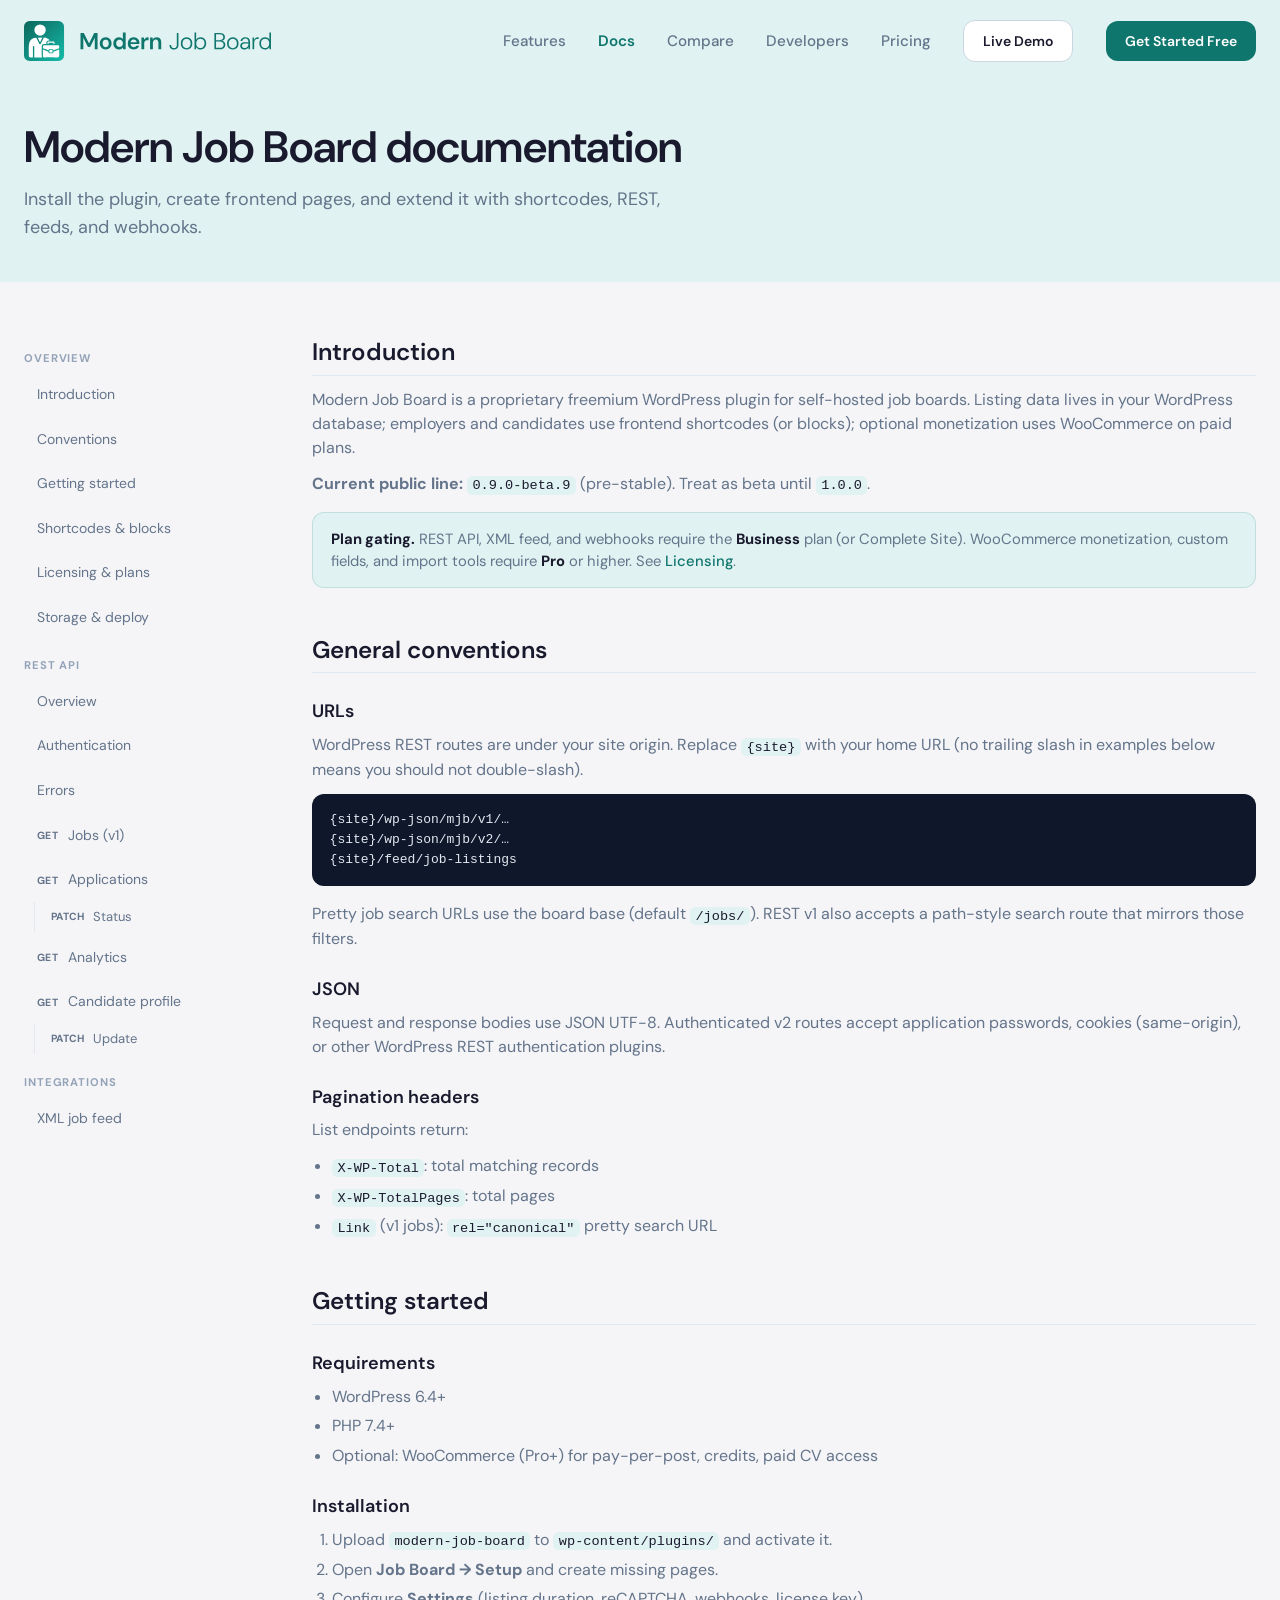
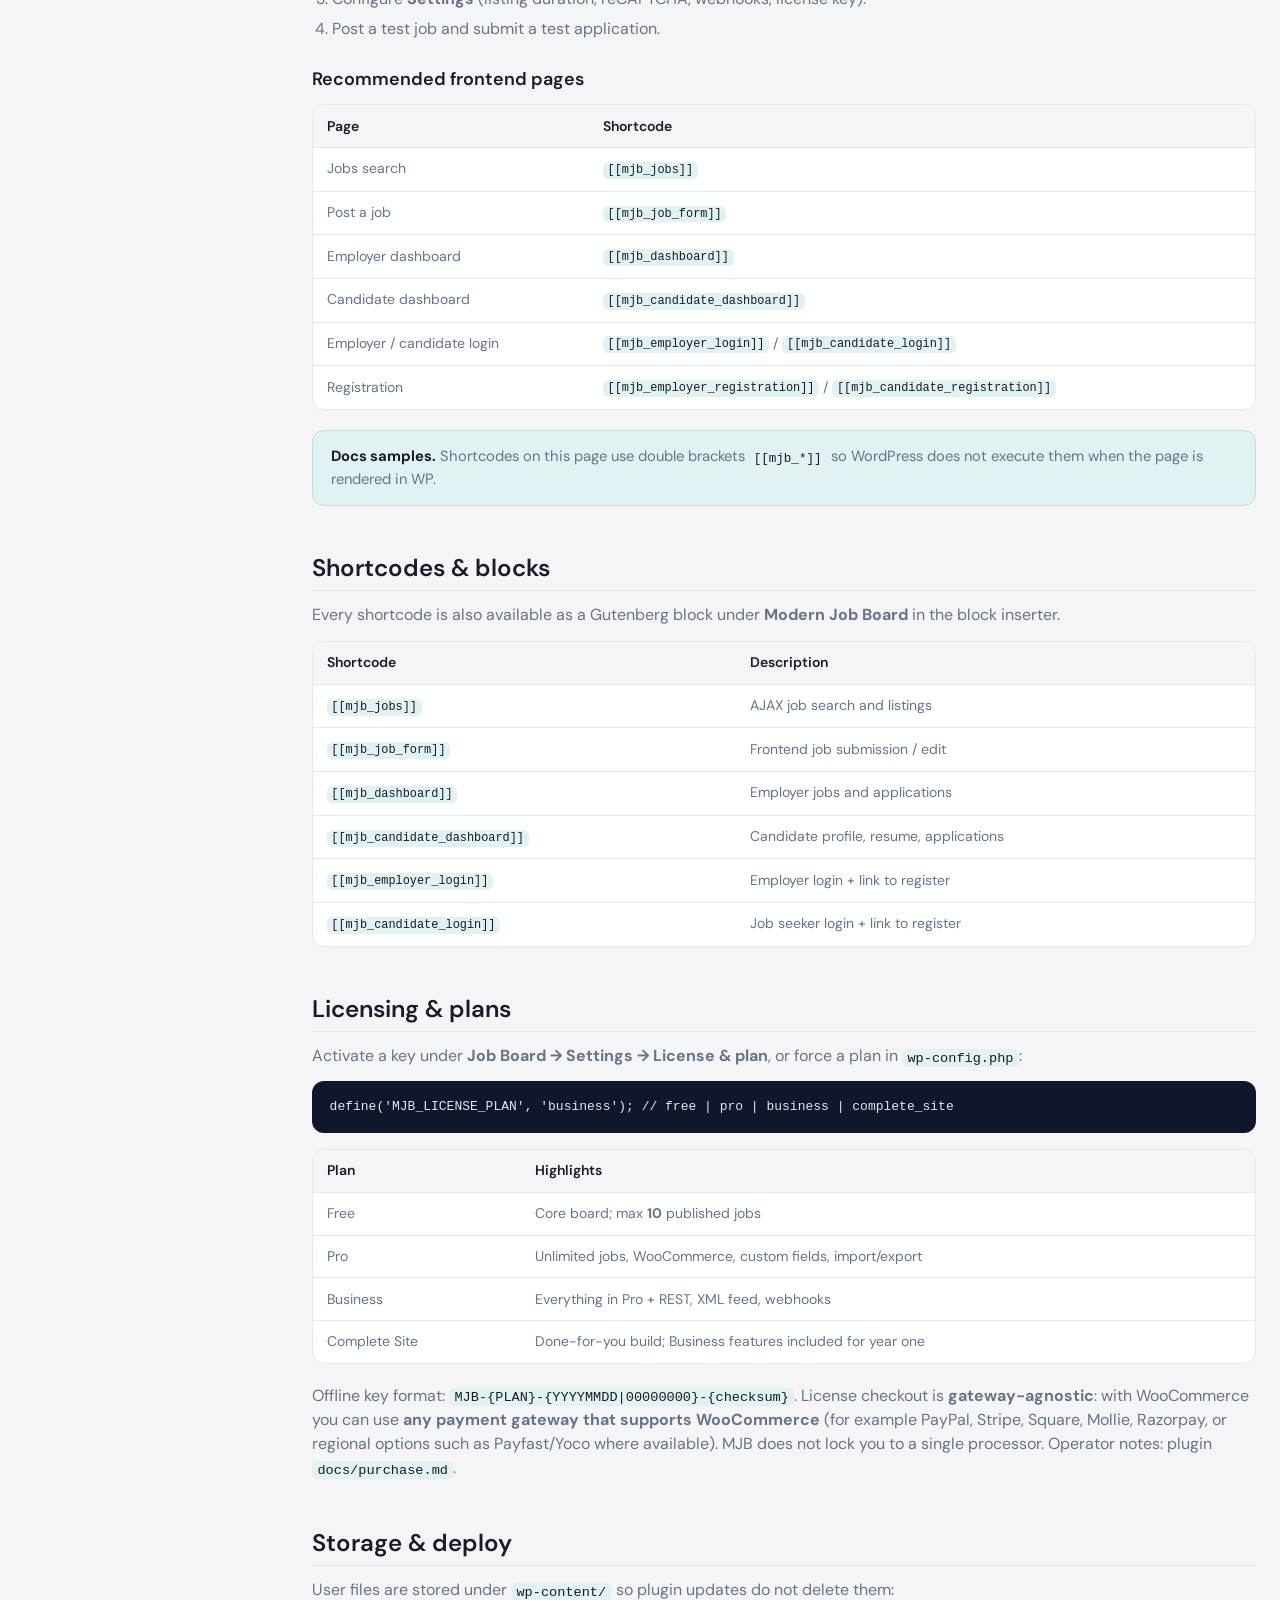
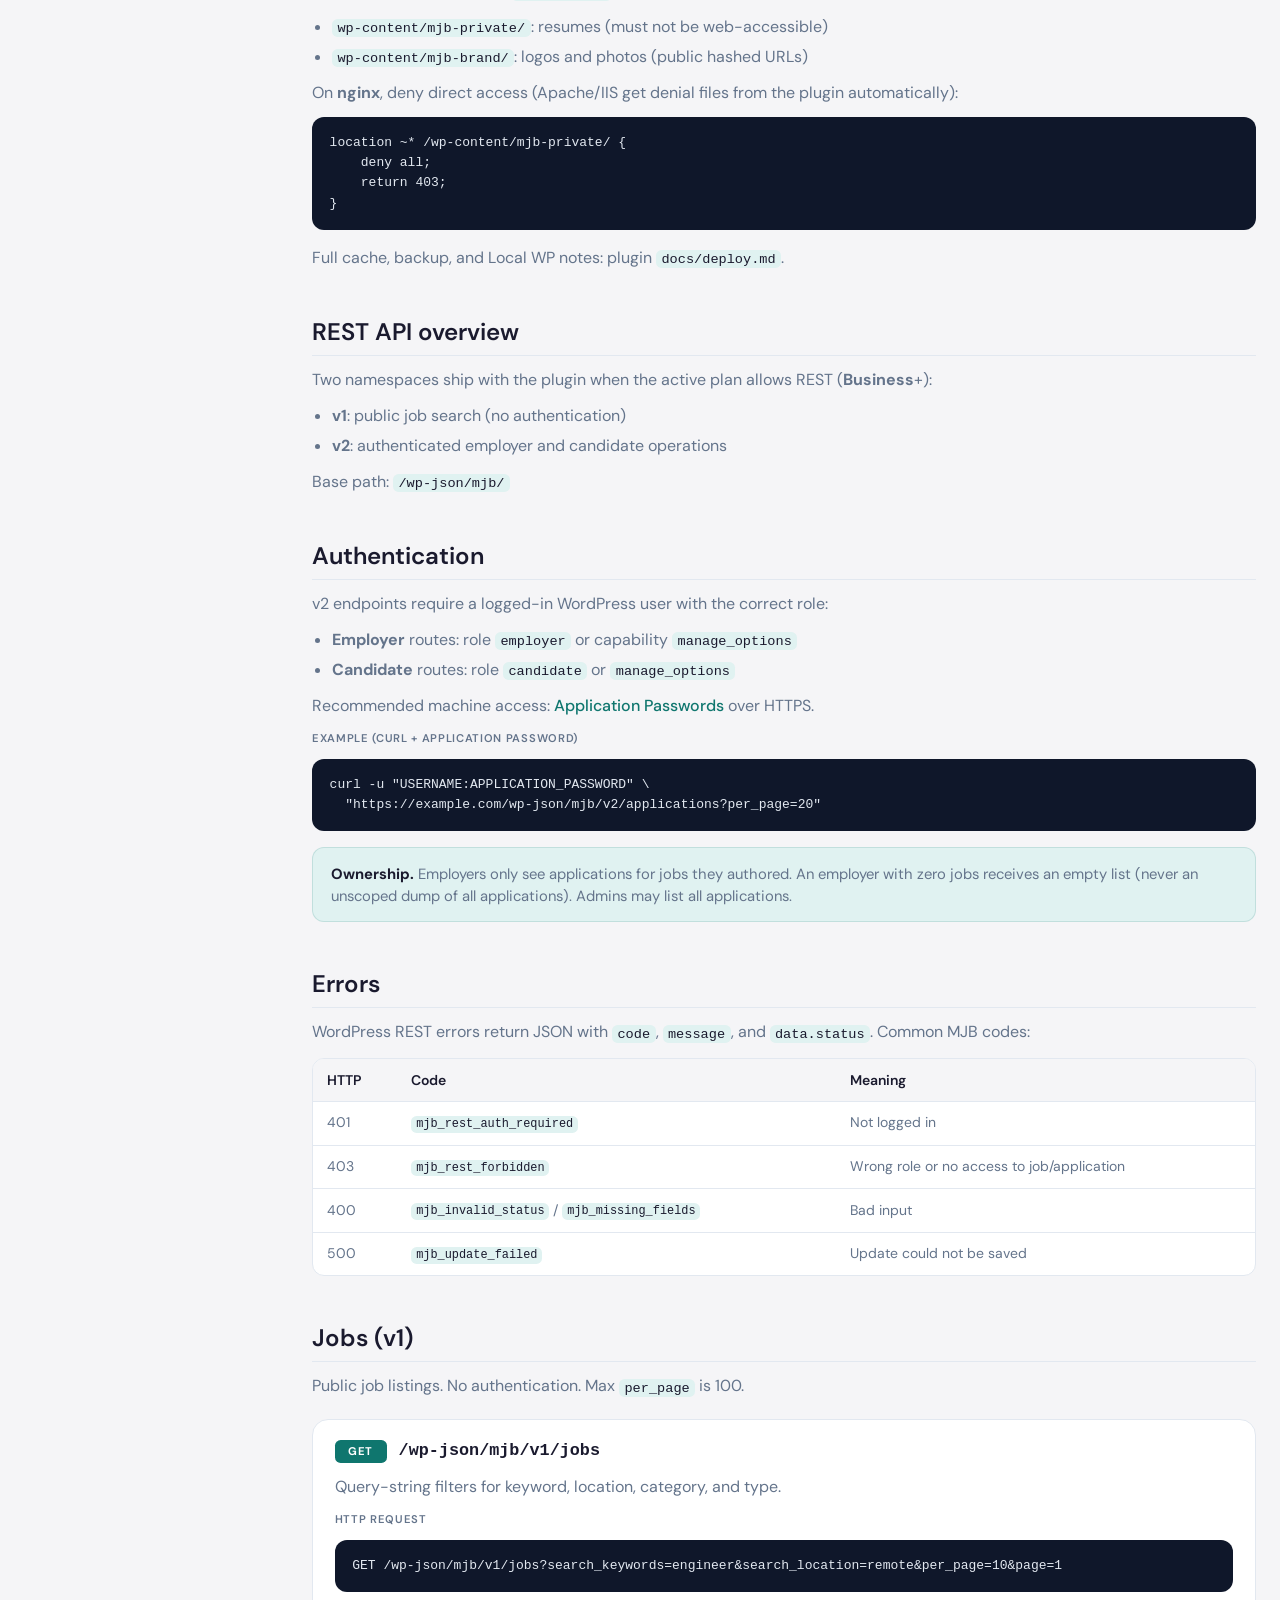
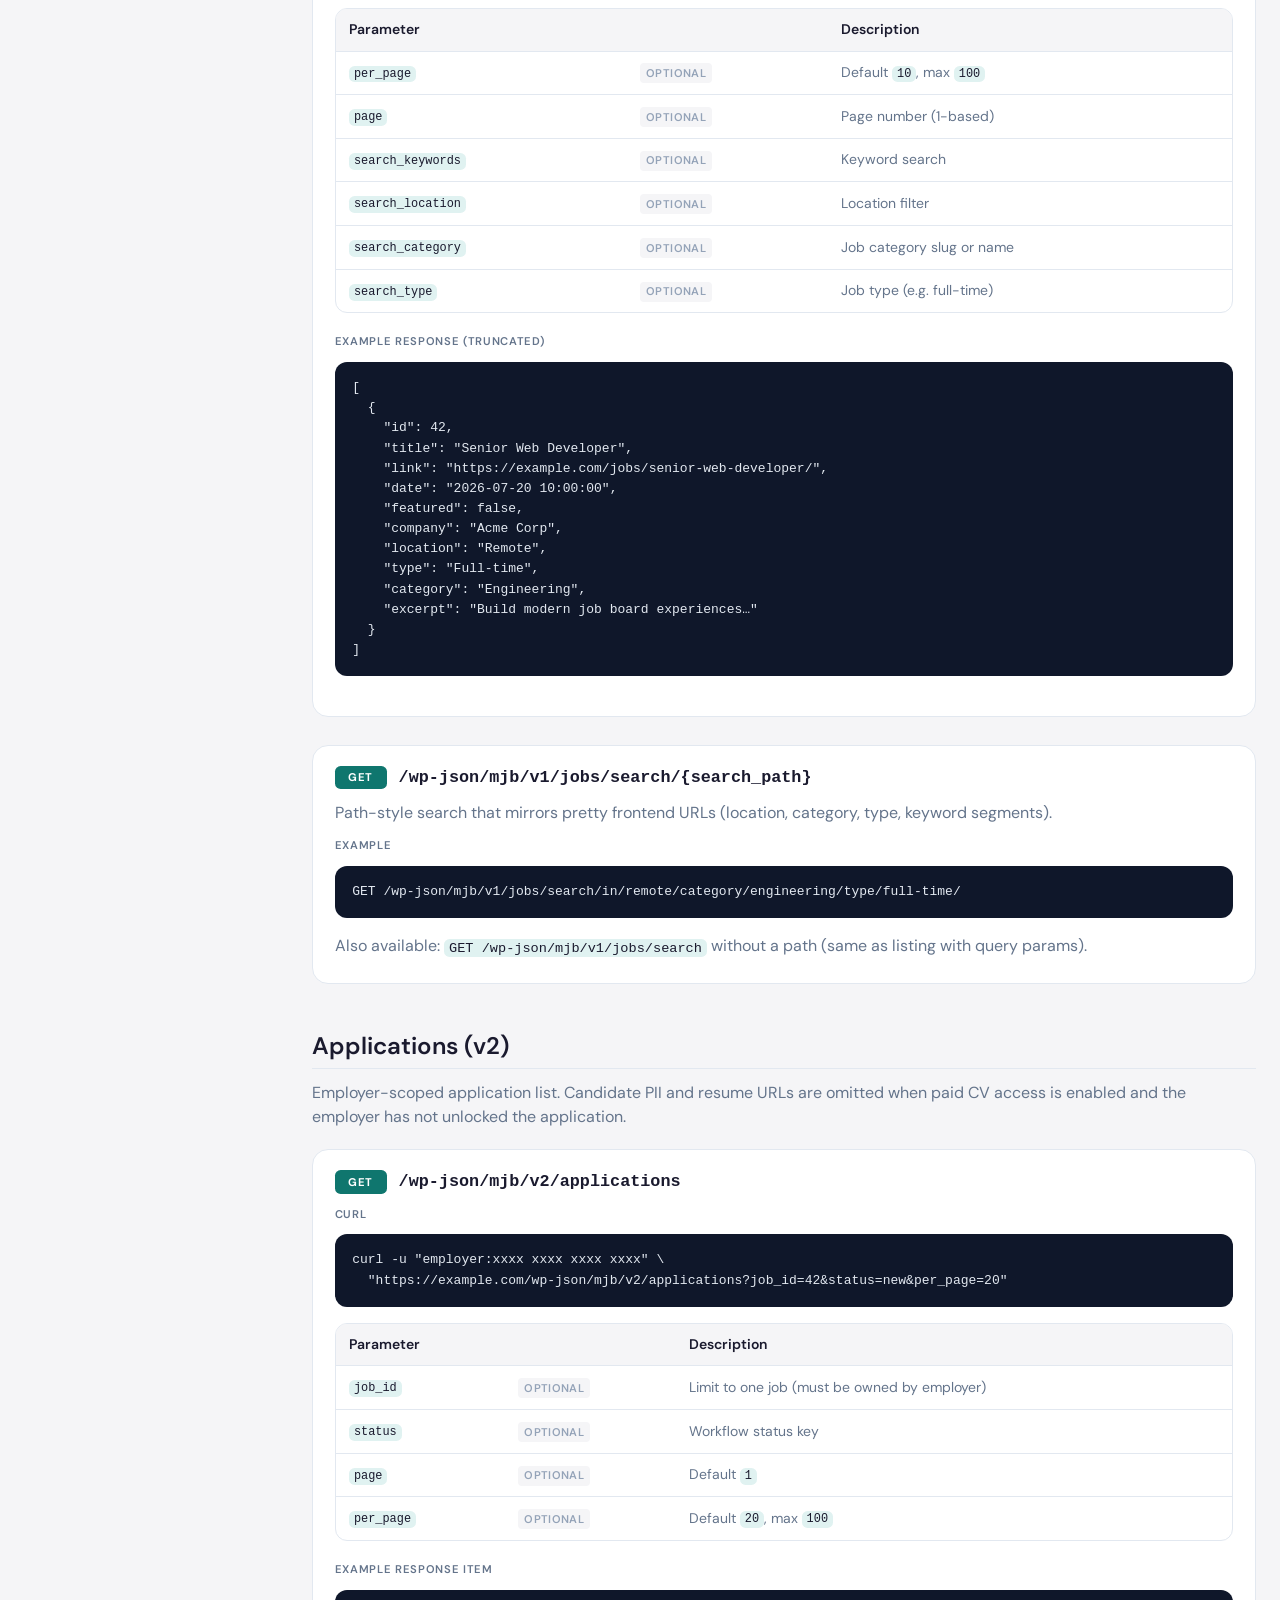
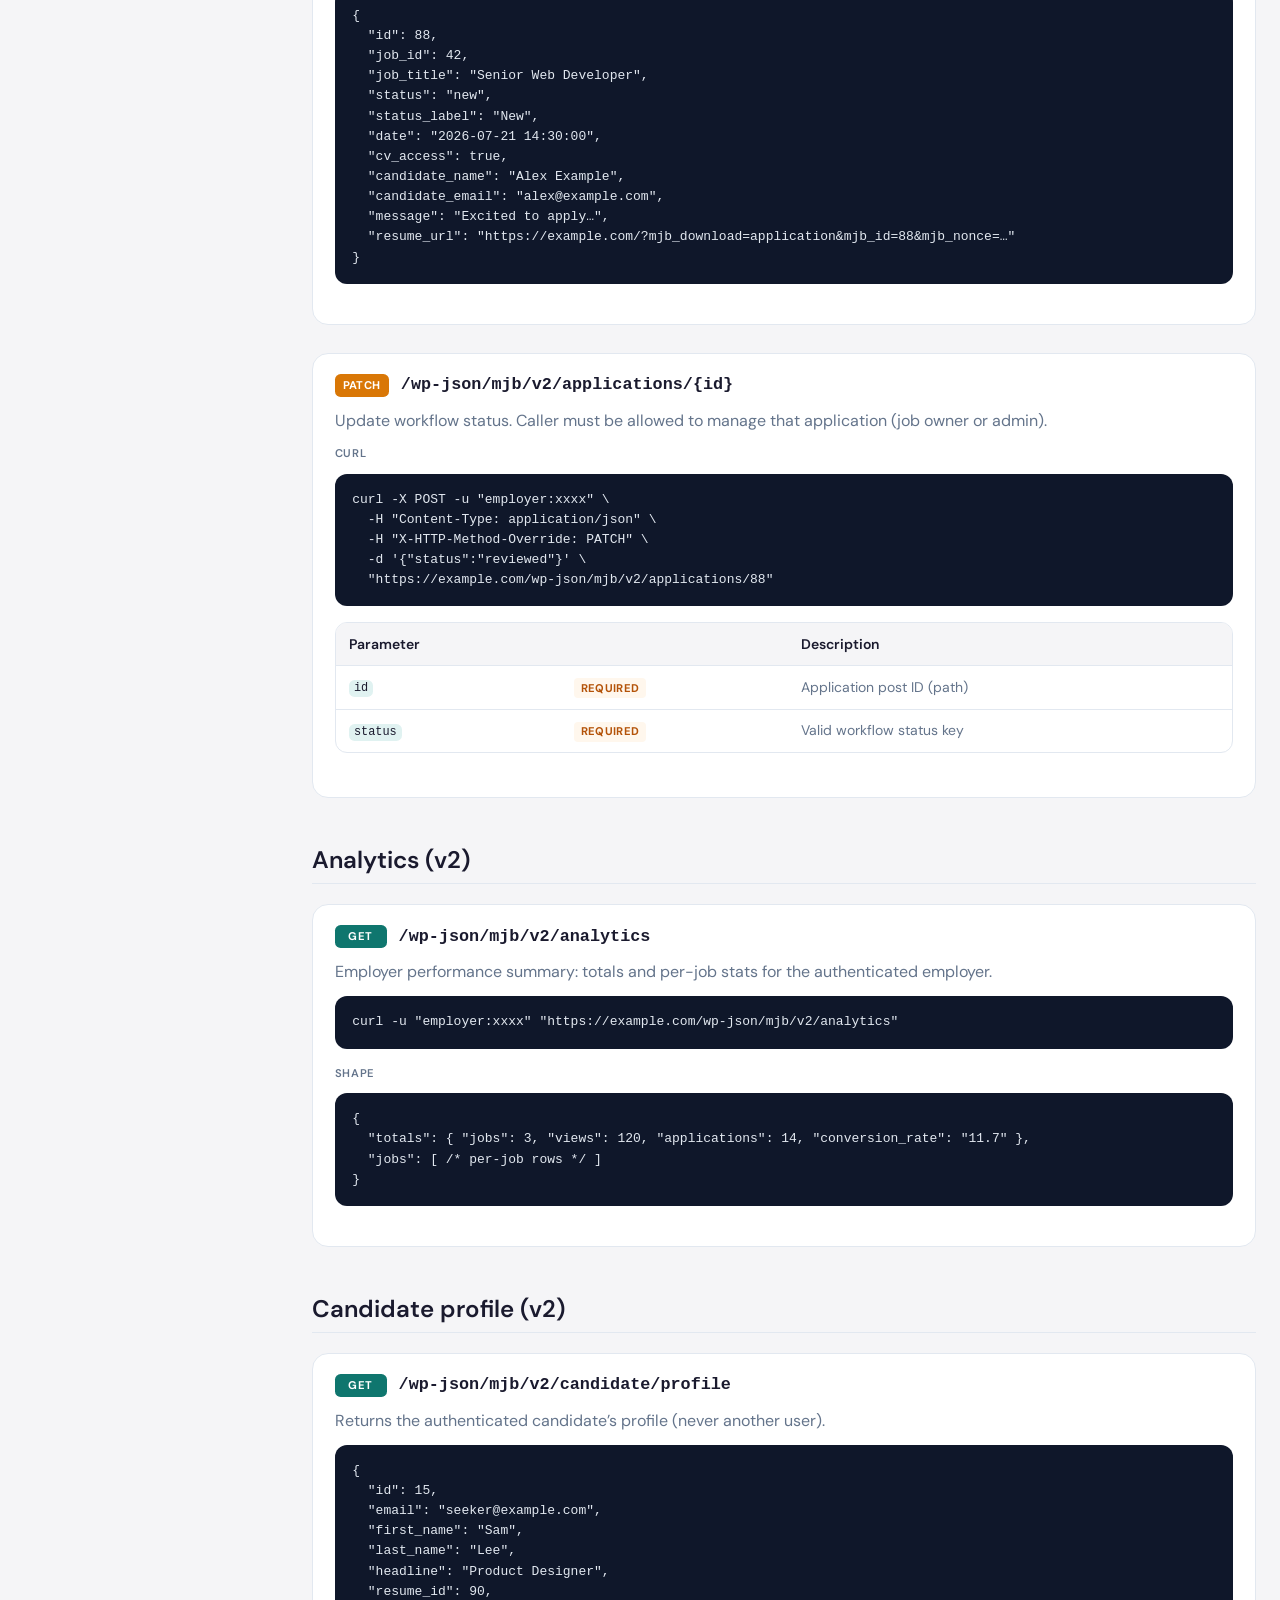
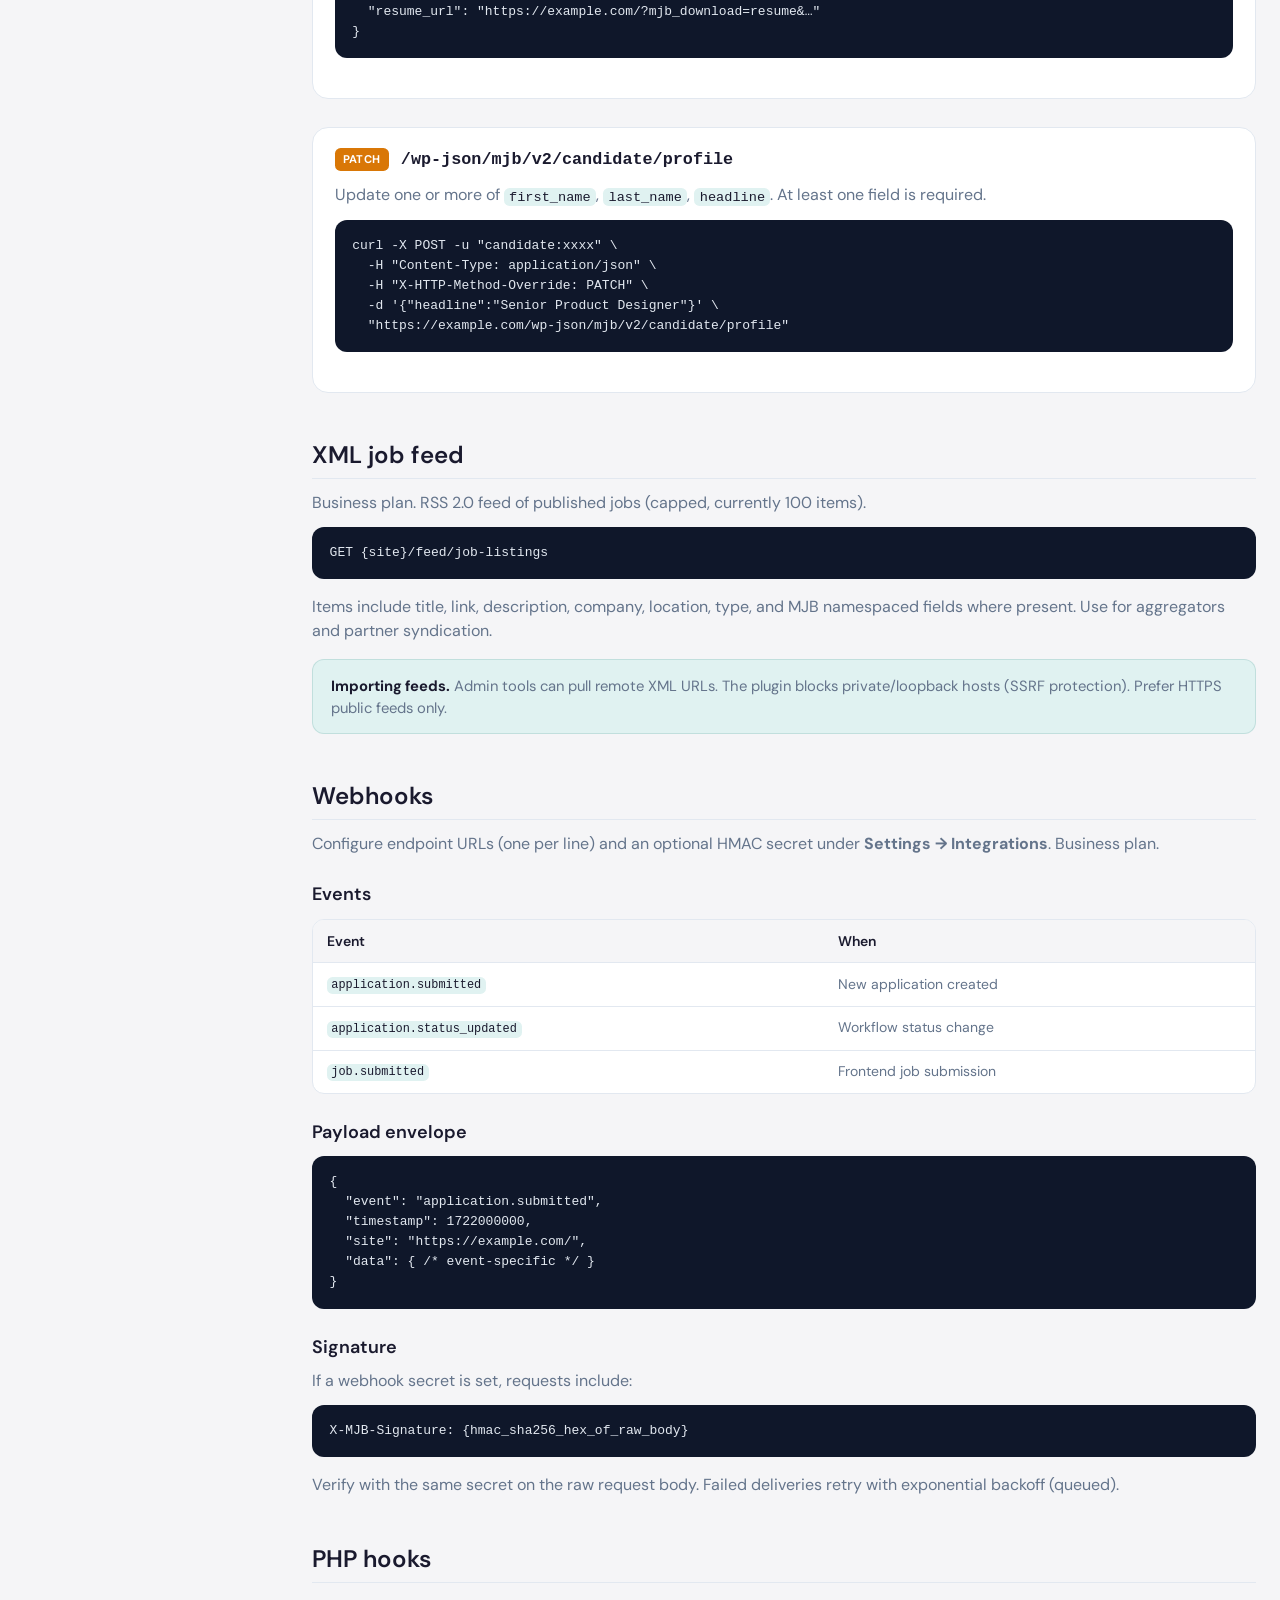
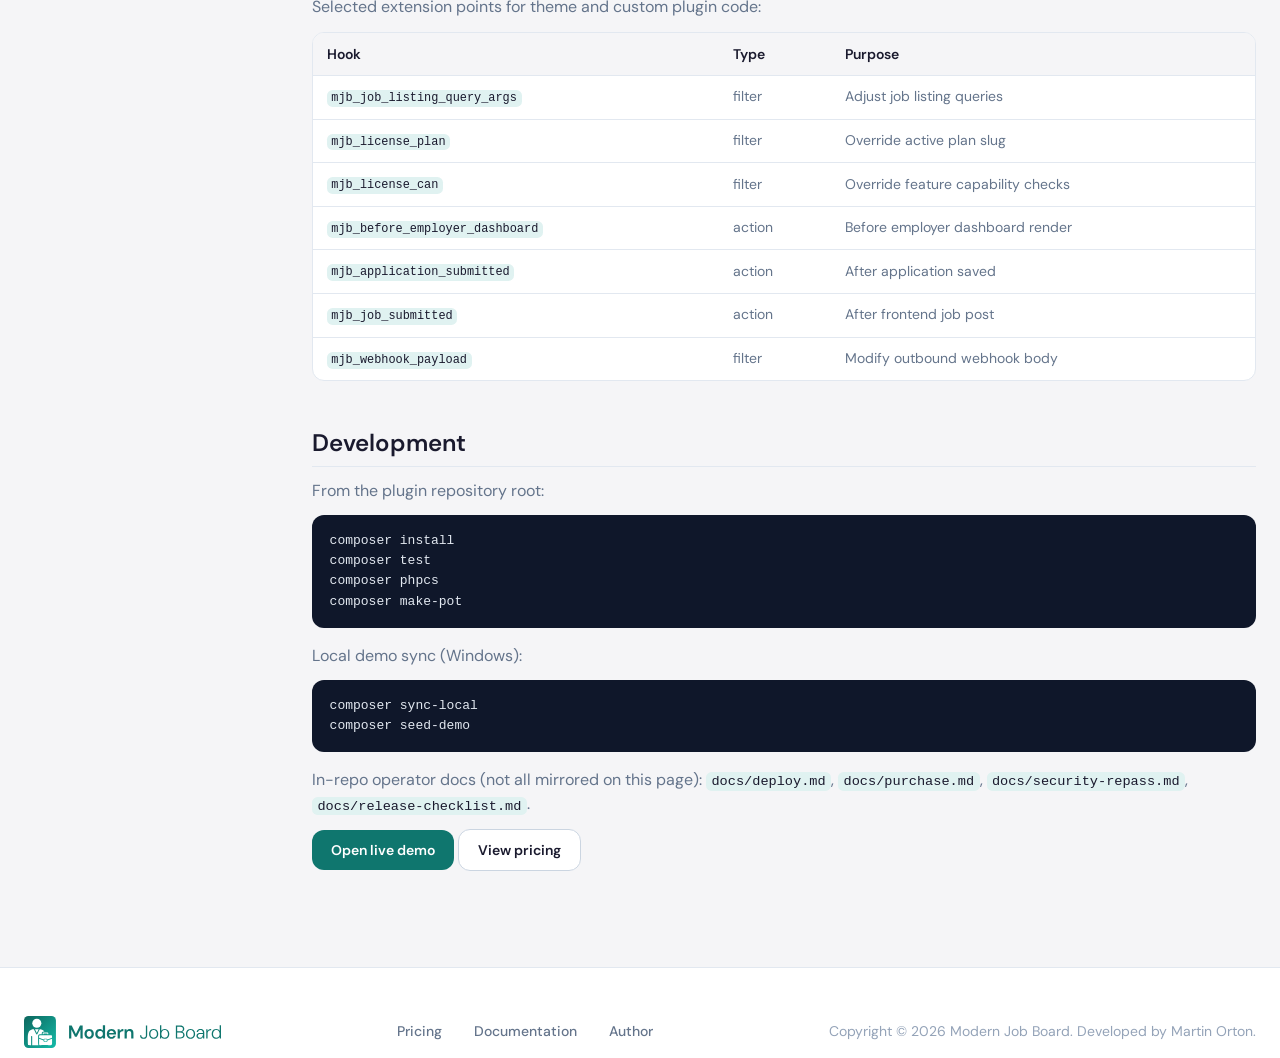
<file: docs/index.html>
<!DOCTYPE html>
<html lang="en">

<head>
    <meta charset="UTF-8">
    <meta name="viewport" content="width=device-width, initial-scale=1.0">
    <title>Documentation - Modern Job Board</title>
    <meta name="description" content="Reference guide for Modern Job Board: install, shortcodes, REST API, webhooks, feeds, and deploy notes.">
    <link rel="preconnect" href="https://fonts.googleapis.com">
    <link rel="preconnect" href="https://fonts.gstatic.com" crossorigin>
    <link
        href="https://fonts.googleapis.com/css2?family=DM+Sans:ital,opsz,wght@0,9..40,400;0,9..40,500;0,9..40,600;0,9..40,700;1,9..40,400&display=swap"
        rel="stylesheet">
    <link rel="stylesheet" href="../css/styles.css">
    <link rel="icon" href="../images/favicon.svg" type="image/svg+xml">
</head>

<body class="docs-body">
    <nav class="navbar scrolled" id="navbar">
        <div class="container navbar-content">
            <a href="/" class="logo">
                <div class="logo-icon">
                    <img src="../images/MJB%20logo.svg" alt="Modern Job Board" />
                </div>
            </a>
            <div class="nav-links desktop-only">
                <a href="/#features">Features</a>
                <a href="/docs/" class="active" aria-current="page">Docs</a>
                <a href="/#comparison">Compare</a>
                <a href="/#developers">Developers</a>
                <a href="/#pricing">Pricing</a>
                <a href="/jobs/" data-demo-path="/jobs/" target="_blank" rel="noopener noreferrer" class="btn btn-outline btn-sm">Live Demo</a>
                <a href="/#pricing" class="btn btn-primary btn-sm">Get Started Free</a>
            </div>
        </div>
    </nav>

    <main class="docs-page">
        <!-- Same content-hero pattern as other MJB content pages -->
        <section class="mjb-content-hero alignfull docs-hero" id="top">
            <div class="mjb-content-hero__inner container">
                <h1 class="mjb-content-hero__title">Modern Job Board documentation</h1>
                <p class="mjb-content-hero__intro">Install the plugin, create frontend pages, and extend it with shortcodes, REST, feeds, and webhooks.</p>
            </div>
        </section>

        <div class="docs-shell">
            <aside class="docs-sidebar" aria-label="Documentation navigation">
                <button type="button" class="docs-toc-toggle" id="docs-toc-toggle" aria-expanded="false" aria-controls="docs-sidebar-nav">
                    On this page
                    <span aria-hidden="true">▾</span>
                </button>
                <nav class="docs-sidebar-nav" id="docs-sidebar-nav">
                    <p class="docs-sidebar-title">Overview</p>
                    <ul class="docs-toc">
                        <li><a href="#introduction">Introduction</a></li>
                        <li><a href="#conventions">Conventions</a></li>
                        <li><a href="#getting-started">Getting started</a></li>
                        <li><a href="#shortcodes">Shortcodes &amp; blocks</a></li>
                        <li><a href="#licensing">Licensing &amp; plans</a></li>
                        <li><a href="#storage">Storage &amp; deploy</a></li>
                    </ul>
                    <p class="docs-sidebar-title">REST API</p>
                    <ul class="docs-toc">
                        <li><a href="#rest-overview">Overview</a></li>
                        <li><a href="#authentication">Authentication</a></li>
                        <li><a href="#errors">Errors</a></li>
                        <li><a href="#v1-jobs"><span class="docs-method-tag">GET</span> Jobs (v1)</a></li>
                        <li>
                            <a href="#v2-applications"><span class="docs-method-tag">GET</span> Applications</a>
                            <ul class="docs-toc docs-toc--nested">
                                <li><a href="#v2-application-update"><span class="docs-method-tag">PATCH</span> Status</a></li>
                            </ul>
                        </li>
                        <li><a href="#v2-analytics"><span class="docs-method-tag">GET</span> Analytics</a></li>
                        <li>
                            <a href="#v2-candidate"><span class="docs-method-tag">GET</span> Candidate profile</a>
                            <ul class="docs-toc docs-toc--nested">
                                <li><a href="#v2-candidate-update"><span class="docs-method-tag">PATCH</span> Update</a></li>
                            </ul>
                        </li>
                    </ul>
                    <p class="docs-sidebar-title">Integrations</p>
                    <ul class="docs-toc">
                        <li><a href="#xml-feed">XML job feed</a></li>
                        <li><a href="#webhooks">Webhooks</a></li>
                        <li><a href="#hooks">PHP hooks</a></li>
                    </ul>
                    <p class="docs-sidebar-title">More</p>
                    <ul class="docs-toc">
                        <li><a href="#development">Development</a></li>
                    </ul>
                </nav>
            </aside>

            <div class="docs-main">
                <!-- Introduction -->
                <section class="docs-section" id="introduction">
                    <h2>Introduction</h2>
                    <p>Modern Job Board is a proprietary freemium WordPress plugin for self-hosted job boards. Listing data lives in your WordPress database; employers and candidates use frontend shortcodes (or blocks); optional monetization uses WooCommerce on paid plans.</p>
                    <p><strong>Current public line:</strong> <code>0.9.0-beta.9</code> (pre-stable). Treat as beta until <code>1.0.0</code>.</p>
                    <div class="docs-note">
                        <strong>Plan gating.</strong> REST API, XML feed, and webhooks require the <strong>Business</strong> plan (or Complete Site). WooCommerce monetization, custom fields, and import tools require <strong>Pro</strong> or higher. See <a href="#licensing">Licensing</a>.
                    </div>
                </section>

                <section class="docs-section" id="conventions">
                    <h2>General conventions</h2>
                    <h3>URLs</h3>
                    <p>WordPress REST routes are under your site origin. Replace <code>{site}</code> with your home URL (no trailing slash in examples below means you should not double-slash).</p>
                    <pre class="docs-code">{site}/wp-json/mjb/v1/…
{site}/wp-json/mjb/v2/…
{site}/feed/job-listings</pre>
                    <p>Pretty job search URLs use the board base (default <code>/jobs/</code>). REST v1 also accepts a path-style search route that mirrors those filters.</p>
                    <h3>JSON</h3>
                    <p>Request and response bodies use JSON UTF-8. Authenticated v2 routes accept application passwords, cookies (same-origin), or other WordPress REST authentication plugins.</p>
                    <h3>Pagination headers</h3>
                    <p>List endpoints return:</p>
                    <ul>
                        <li><code>X-WP-Total</code>: total matching records</li>
                        <li><code>X-WP-TotalPages</code>: total pages</li>
                        <li><code>Link</code> (v1 jobs): <code>rel="canonical"</code> pretty search URL</li>
                    </ul>
                </section>

                <!-- Getting started -->
                <section class="docs-section" id="getting-started">
                    <h2>Getting started</h2>
                    <h3>Requirements</h3>
                    <ul>
                        <li>WordPress 6.4+</li>
                        <li>PHP 7.4+</li>
                        <li>Optional: WooCommerce (Pro+) for pay-per-post, credits, paid CV access</li>
                    </ul>
                    <h3>Installation</h3>
                    <ol>
                        <li>Upload <code>modern-job-board</code> to <code>wp-content/plugins/</code> and activate it.</li>
                        <li>Open <strong>Job Board → Setup</strong> and create missing pages.</li>
                        <li>Configure <strong>Settings</strong> (listing duration, reCAPTCHA, webhooks, license key).</li>
                        <li>Post a test job and submit a test application.</li>
                    </ol>
                    <h3>Recommended frontend pages</h3>
                    <div class="docs-table-wrap">
                        <table class="docs-table">
                            <thead>
                                <tr>
                                    <th>Page</th>
                                    <th>Shortcode</th>
                                </tr>
                            </thead>
                            <tbody>
                                <tr>
                                    <td>Jobs search</td>
                                    <td><code>[[mjb_jobs]]</code></td>
                                </tr>
                                <tr>
                                    <td>Post a job</td>
                                    <td><code>[[mjb_job_form]]</code></td>
                                </tr>
                                <tr>
                                    <td>Employer dashboard</td>
                                    <td><code>[[mjb_dashboard]]</code></td>
                                </tr>
                                <tr>
                                    <td>Candidate dashboard</td>
                                    <td><code>[[mjb_candidate_dashboard]]</code></td>
                                </tr>
                                <tr>
                                    <td>Employer / candidate login</td>
                                    <td><code>[[mjb_employer_login]]</code> / <code>[[mjb_candidate_login]]</code></td>
                                </tr>
                                <tr>
                                    <td>Registration</td>
                                    <td><code>[[mjb_employer_registration]]</code> / <code>[[mjb_candidate_registration]]</code></td>
                                </tr>
                            </tbody>
                        </table>
                    </div>
                    <div class="docs-note">
                        <strong>Docs samples.</strong> Shortcodes on this page use double brackets <code>[[mjb_*]]</code> so WordPress does not execute them when the page is rendered in WP.
                    </div>
                </section>

                <section class="docs-section" id="shortcodes">
                    <h2>Shortcodes &amp; blocks</h2>
                    <p>Every shortcode is also available as a Gutenberg block under <strong>Modern Job Board</strong> in the block inserter.</p>
                    <div class="docs-table-wrap">
                        <table class="docs-table">
                            <thead>
                                <tr>
                                    <th>Shortcode</th>
                                    <th>Description</th>
                                </tr>
                            </thead>
                            <tbody>
                                <tr>
                                    <td><code>[[mjb_jobs]]</code></td>
                                    <td>AJAX job search and listings</td>
                                </tr>
                                <tr>
                                    <td><code>[[mjb_job_form]]</code></td>
                                    <td>Frontend job submission / edit</td>
                                </tr>
                                <tr>
                                    <td><code>[[mjb_dashboard]]</code></td>
                                    <td>Employer jobs and applications</td>
                                </tr>
                                <tr>
                                    <td><code>[[mjb_candidate_dashboard]]</code></td>
                                    <td>Candidate profile, resume, applications</td>
                                </tr>
                                <tr>
                                    <td><code>[[mjb_employer_login]]</code></td>
                                    <td>Employer login + link to register</td>
                                </tr>
                                <tr>
                                    <td><code>[[mjb_candidate_login]]</code></td>
                                    <td>Job seeker login + link to register</td>
                                </tr>
                            </tbody>
                        </table>
                    </div>
                </section>

                <section class="docs-section" id="licensing">
                    <h2>Licensing &amp; plans</h2>
                    <p>Activate a key under <strong>Job Board → Settings → License &amp; plan</strong>, or force a plan in <code>wp-config.php</code>:</p>
                    <pre class="docs-code">define('MJB_LICENSE_PLAN', 'business'); // free | pro | business | complete_site</pre>
                    <div class="docs-table-wrap">
                        <table class="docs-table">
                            <thead>
                                <tr>
                                    <th>Plan</th>
                                    <th>Highlights</th>
                                </tr>
                            </thead>
                            <tbody>
                                <tr>
                                    <td>Free</td>
                                    <td>Core board; max <strong>10</strong> published jobs</td>
                                </tr>
                                <tr>
                                    <td>Pro</td>
                                    <td>Unlimited jobs, WooCommerce, custom fields, import/export</td>
                                </tr>
                                <tr>
                                    <td>Business</td>
                                    <td>Everything in Pro + REST, XML feed, webhooks</td>
                                </tr>
                                <tr>
                                    <td>Complete Site</td>
                                    <td>Done-for-you build; Business features included for year one</td>
                                </tr>
                            </tbody>
                        </table>
                    </div>
                    <p>Offline key format: <code>MJB-{PLAN}-{YYYYMMDD|00000000}-{checksum}</code>. License checkout is <strong>gateway-agnostic</strong>: with WooCommerce you can use <strong>any payment gateway that supports WooCommerce</strong> (for example PayPal, Stripe, Square, Mollie, Razorpay, or regional options such as Payfast/Yoco where available). MJB does not lock you to a single processor. Operator notes: plugin <code>docs/purchase.md</code>.</p>
                </section>

                <section class="docs-section" id="storage">
                    <h2>Storage &amp; deploy</h2>
                    <p>User files are stored under <code>wp-content/</code> so plugin updates do not delete them:</p>
                    <ul>
                        <li><code>wp-content/mjb-private/</code>: resumes (must not be web-accessible)</li>
                        <li><code>wp-content/mjb-brand/</code>: logos and photos (public hashed URLs)</li>
                    </ul>
                    <p>On <strong>nginx</strong>, deny direct access (Apache/IIS get denial files from the plugin automatically):</p>
                    <pre class="docs-code">location ~* /wp-content/mjb-private/ {
    deny all;
    return 403;
}</pre>
                    <p>Full cache, backup, and Local WP notes: plugin <code>docs/deploy.md</code>.</p>
                </section>

                <!-- REST -->
                <section class="docs-section" id="rest-overview">
                    <h2>REST API overview</h2>
                    <p>Two namespaces ship with the plugin when the active plan allows REST (<strong>Business</strong>+):</p>
                    <ul>
                        <li><strong>v1</strong>: public job search (no authentication)</li>
                        <li><strong>v2</strong>: authenticated employer and candidate operations</li>
                    </ul>
                    <p>Base path: <code>/wp-json/mjb/</code></p>
                </section>

                <section class="docs-section" id="authentication">
                    <h2>Authentication</h2>
                    <p>v2 endpoints require a logged-in WordPress user with the correct role:</p>
                    <ul>
                        <li><strong>Employer</strong> routes: role <code>employer</code> or capability <code>manage_options</code></li>
                        <li><strong>Candidate</strong> routes: role <code>candidate</code> or <code>manage_options</code></li>
                    </ul>
                    <p>Recommended machine access: <a href="https://make.wordpress.org/core/2020/11/05/application-passwords-integration-guide/" target="_blank" rel="noopener noreferrer">Application Passwords</a> over HTTPS.</p>
                    <p class="docs-code-label">Example (curl + application password)</p>
                    <pre class="docs-code">curl -u "USERNAME:APPLICATION_PASSWORD" \
  "https://example.com/wp-json/mjb/v2/applications?per_page=20"</pre>
                    <div class="docs-note">
                        <strong>Ownership.</strong> Employers only see applications for jobs they authored. An employer with zero jobs receives an empty list (never an unscoped dump of all applications). Admins may list all applications.
                    </div>
                </section>

                <section class="docs-section" id="errors">
                    <h2>Errors</h2>
                    <p>WordPress REST errors return JSON with <code>code</code>, <code>message</code>, and <code>data.status</code>. Common MJB codes:</p>
                    <div class="docs-table-wrap">
                        <table class="docs-table">
                            <thead>
                                <tr>
                                    <th>HTTP</th>
                                    <th>Code</th>
                                    <th>Meaning</th>
                                </tr>
                            </thead>
                            <tbody>
                                <tr>
                                    <td>401</td>
                                    <td><code>mjb_rest_auth_required</code></td>
                                    <td>Not logged in</td>
                                </tr>
                                <tr>
                                    <td>403</td>
                                    <td><code>mjb_rest_forbidden</code></td>
                                    <td>Wrong role or no access to job/application</td>
                                </tr>
                                <tr>
                                    <td>400</td>
                                    <td><code>mjb_invalid_status</code> / <code>mjb_missing_fields</code></td>
                                    <td>Bad input</td>
                                </tr>
                                <tr>
                                    <td>500</td>
                                    <td><code>mjb_update_failed</code></td>
                                    <td>Update could not be saved</td>
                                </tr>
                            </tbody>
                        </table>
                    </div>
                </section>

                <!-- v1 jobs -->
                <section class="docs-section" id="v1-jobs">
                    <h2>Jobs (v1)</h2>
                    <p>Public job listings. No authentication. Max <code>per_page</code> is 100.</p>

                    <article class="docs-endpoint" id="v1-jobs-list">
                        <div class="docs-endpoint-title">
                            <span class="docs-method docs-method--get">GET</span>
                            <h3>/wp-json/mjb/v1/jobs</h3>
                        </div>
                        <p>Query-string filters for keyword, location, category, and type.</p>
                        <p class="docs-code-label">HTTP request</p>
                        <pre class="docs-code">GET /wp-json/mjb/v1/jobs?search_keywords=engineer&amp;search_location=remote&amp;per_page=10&amp;page=1</pre>
                        <div class="docs-table-wrap">
                            <table class="docs-table">
                                <thead>
                                    <tr>
                                        <th>Parameter</th>
                                        <th></th>
                                        <th>Description</th>
                                    </tr>
                                </thead>
                                <tbody>
                                    <tr>
                                        <td><code>per_page</code></td>
                                        <td><span class="docs-opt">optional</span></td>
                                        <td>Default <code>10</code>, max <code>100</code></td>
                                    </tr>
                                    <tr>
                                        <td><code>page</code></td>
                                        <td><span class="docs-opt">optional</span></td>
                                        <td>Page number (1-based)</td>
                                    </tr>
                                    <tr>
                                        <td><code>search_keywords</code></td>
                                        <td><span class="docs-opt">optional</span></td>
                                        <td>Keyword search</td>
                                    </tr>
                                    <tr>
                                        <td><code>search_location</code></td>
                                        <td><span class="docs-opt">optional</span></td>
                                        <td>Location filter</td>
                                    </tr>
                                    <tr>
                                        <td><code>search_category</code></td>
                                        <td><span class="docs-opt">optional</span></td>
                                        <td>Job category slug or name</td>
                                    </tr>
                                    <tr>
                                        <td><code>search_type</code></td>
                                        <td><span class="docs-opt">optional</span></td>
                                        <td>Job type (e.g. full-time)</td>
                                    </tr>
                                </tbody>
                            </table>
                        </div>
                        <p class="docs-code-label">Example response (truncated)</p>
                        <pre class="docs-code">[
  {
    "id": 42,
    "title": "Senior Web Developer",
    "link": "https://example.com/jobs/senior-web-developer/",
    "date": "2026-07-20 10:00:00",
    "featured": false,
    "company": "Acme Corp",
    "location": "Remote",
    "type": "Full-time",
    "category": "Engineering",
    "excerpt": "Build modern job board experiences…"
  }
]</pre>
                    </article>

                    <article class="docs-endpoint" id="v1-jobs-search-path">
                        <div class="docs-endpoint-title">
                            <span class="docs-method docs-method--get">GET</span>
                            <h3>/wp-json/mjb/v1/jobs/search/{search_path}</h3>
                        </div>
                        <p>Path-style search that mirrors pretty frontend URLs (location, category, type, keyword segments).</p>
                        <p class="docs-code-label">Example</p>
                        <pre class="docs-code">GET /wp-json/mjb/v1/jobs/search/in/remote/category/engineering/type/full-time/</pre>
                        <p>Also available: <code>GET /wp-json/mjb/v1/jobs/search</code> without a path (same as listing with query params).</p>
                    </article>
                </section>

                <!-- v2 applications -->
                <section class="docs-section" id="v2-applications">
                    <h2>Applications (v2)</h2>
                    <p>Employer-scoped application list. Candidate PII and resume URLs are omitted when paid CV access is enabled and the employer has not unlocked the application.</p>

                    <article class="docs-endpoint">
                        <div class="docs-endpoint-title">
                            <span class="docs-method docs-method--get">GET</span>
                            <h3>/wp-json/mjb/v2/applications</h3>
                        </div>
                        <p class="docs-code-label">curl</p>
                        <pre class="docs-code">curl -u "employer:xxxx xxxx xxxx xxxx" \
  "https://example.com/wp-json/mjb/v2/applications?job_id=42&amp;status=new&amp;per_page=20"</pre>
                        <div class="docs-table-wrap">
                            <table class="docs-table">
                                <thead>
                                    <tr>
                                        <th>Parameter</th>
                                        <th></th>
                                        <th>Description</th>
                                    </tr>
                                </thead>
                                <tbody>
                                    <tr>
                                        <td><code>job_id</code></td>
                                        <td><span class="docs-opt">optional</span></td>
                                        <td>Limit to one job (must be owned by employer)</td>
                                    </tr>
                                    <tr>
                                        <td><code>status</code></td>
                                        <td><span class="docs-opt">optional</span></td>
                                        <td>Workflow status key</td>
                                    </tr>
                                    <tr>
                                        <td><code>page</code></td>
                                        <td><span class="docs-opt">optional</span></td>
                                        <td>Default <code>1</code></td>
                                    </tr>
                                    <tr>
                                        <td><code>per_page</code></td>
                                        <td><span class="docs-opt">optional</span></td>
                                        <td>Default <code>20</code>, max <code>100</code></td>
                                    </tr>
                                </tbody>
                            </table>
                        </div>
                        <p class="docs-code-label">Example response item</p>
                        <pre class="docs-code">{
  "id": 88,
  "job_id": 42,
  "job_title": "Senior Web Developer",
  "status": "new",
  "status_label": "New",
  "date": "2026-07-21 14:30:00",
  "cv_access": true,
  "candidate_name": "Alex Example",
  "candidate_email": "alex@example.com",
  "message": "Excited to apply…",
  "resume_url": "https://example.com/?mjb_download=application&amp;mjb_id=88&amp;mjb_nonce=…"
}</pre>
                    </article>

                    <article class="docs-endpoint" id="v2-application-update">
                        <div class="docs-endpoint-title">
                            <span class="docs-method docs-method--patch">PATCH</span>
                            <h3>/wp-json/mjb/v2/applications/{id}</h3>
                        </div>
                        <p>Update workflow status. Caller must be allowed to manage that application (job owner or admin).</p>
                        <p class="docs-code-label">curl</p>
                        <pre class="docs-code">curl -X POST -u "employer:xxxx" \
  -H "Content-Type: application/json" \
  -H "X-HTTP-Method-Override: PATCH" \
  -d '{"status":"reviewed"}' \
  "https://example.com/wp-json/mjb/v2/applications/88"</pre>
                        <div class="docs-table-wrap">
                            <table class="docs-table">
                                <thead>
                                    <tr>
                                        <th>Parameter</th>
                                        <th></th>
                                        <th>Description</th>
                                    </tr>
                                </thead>
                                <tbody>
                                    <tr>
                                        <td><code>id</code></td>
                                        <td><span class="docs-req">required</span></td>
                                        <td>Application post ID (path)</td>
                                    </tr>
                                    <tr>
                                        <td><code>status</code></td>
                                        <td><span class="docs-req">required</span></td>
                                        <td>Valid workflow status key</td>
                                    </tr>
                                </tbody>
                            </table>
                        </div>
                    </article>
                </section>

                <section class="docs-section" id="v2-analytics">
                    <h2>Analytics (v2)</h2>
                    <article class="docs-endpoint">
                        <div class="docs-endpoint-title">
                            <span class="docs-method docs-method--get">GET</span>
                            <h3>/wp-json/mjb/v2/analytics</h3>
                        </div>
                        <p>Employer performance summary: totals and per-job stats for the authenticated employer.</p>
                        <pre class="docs-code">curl -u "employer:xxxx" "https://example.com/wp-json/mjb/v2/analytics"</pre>
                        <p class="docs-code-label">Shape</p>
                        <pre class="docs-code">{
  "totals": { "jobs": 3, "views": 120, "applications": 14, "conversion_rate": "11.7" },
  "jobs": [ /* per-job rows */ ]
}</pre>
                    </article>
                </section>

                <section class="docs-section" id="v2-candidate">
                    <h2>Candidate profile (v2)</h2>
                    <article class="docs-endpoint">
                        <div class="docs-endpoint-title">
                            <span class="docs-method docs-method--get">GET</span>
                            <h3>/wp-json/mjb/v2/candidate/profile</h3>
                        </div>
                        <p>Returns the authenticated candidate’s profile (never another user).</p>
                        <pre class="docs-code">{
  "id": 15,
  "email": "seeker@example.com",
  "first_name": "Sam",
  "last_name": "Lee",
  "headline": "Product Designer",
  "resume_id": 90,
  "resume_url": "https://example.com/?mjb_download=resume&amp;…"
}</pre>
                    </article>

                    <article class="docs-endpoint" id="v2-candidate-update">
                        <div class="docs-endpoint-title">
                            <span class="docs-method docs-method--patch">PATCH</span>
                            <h3>/wp-json/mjb/v2/candidate/profile</h3>
                        </div>
                        <p>Update one or more of <code>first_name</code>, <code>last_name</code>, <code>headline</code>. At least one field is required.</p>
                        <pre class="docs-code">curl -X POST -u "candidate:xxxx" \
  -H "Content-Type: application/json" \
  -H "X-HTTP-Method-Override: PATCH" \
  -d '{"headline":"Senior Product Designer"}' \
  "https://example.com/wp-json/mjb/v2/candidate/profile"</pre>
                    </article>
                </section>

                <!-- Feed & webhooks -->
                <section class="docs-section" id="xml-feed">
                    <h2>XML job feed</h2>
                    <p>Business plan. RSS 2.0 feed of published jobs (capped, currently 100 items).</p>
                    <pre class="docs-code">GET {site}/feed/job-listings</pre>
                    <p>Items include title, link, description, company, location, type, and MJB namespaced fields where present. Use for aggregators and partner syndication.</p>
                    <div class="docs-note">
                        <strong>Importing feeds.</strong> Admin tools can pull remote XML URLs. The plugin blocks private/loopback hosts (SSRF protection). Prefer HTTPS public feeds only.
                    </div>
                </section>

                <section class="docs-section" id="webhooks">
                    <h2>Webhooks</h2>
                    <p>Configure endpoint URLs (one per line) and an optional HMAC secret under <strong>Settings → Integrations</strong>. Business plan.</p>
                    <h3>Events</h3>
                    <div class="docs-table-wrap">
                        <table class="docs-table">
                            <thead>
                                <tr>
                                    <th>Event</th>
                                    <th>When</th>
                                </tr>
                            </thead>
                            <tbody>
                                <tr>
                                    <td><code>application.submitted</code></td>
                                    <td>New application created</td>
                                </tr>
                                <tr>
                                    <td><code>application.status_updated</code></td>
                                    <td>Workflow status change</td>
                                </tr>
                                <tr>
                                    <td><code>job.submitted</code></td>
                                    <td>Frontend job submission</td>
                                </tr>
                            </tbody>
                        </table>
                    </div>
                    <h3>Payload envelope</h3>
                    <pre class="docs-code">{
  "event": "application.submitted",
  "timestamp": 1722000000,
  "site": "https://example.com/",
  "data": { /* event-specific */ }
}</pre>
                    <h3>Signature</h3>
                    <p>If a webhook secret is set, requests include:</p>
                    <pre class="docs-code">X-MJB-Signature: {hmac_sha256_hex_of_raw_body}</pre>
                    <p>Verify with the same secret on the raw request body. Failed deliveries retry with exponential backoff (queued).</p>
                </section>

                <section class="docs-section" id="hooks">
                    <h2>PHP hooks</h2>
                    <p>Selected extension points for theme and custom plugin code:</p>
                    <div class="docs-table-wrap">
                        <table class="docs-table">
                            <thead>
                                <tr>
                                    <th>Hook</th>
                                    <th>Type</th>
                                    <th>Purpose</th>
                                </tr>
                            </thead>
                            <tbody>
                                <tr>
                                    <td><code>mjb_job_listing_query_args</code></td>
                                    <td>filter</td>
                                    <td>Adjust job listing queries</td>
                                </tr>
                                <tr>
                                    <td><code>mjb_license_plan</code></td>
                                    <td>filter</td>
                                    <td>Override active plan slug</td>
                                </tr>
                                <tr>
                                    <td><code>mjb_license_can</code></td>
                                    <td>filter</td>
                                    <td>Override feature capability checks</td>
                                </tr>
                                <tr>
                                    <td><code>mjb_before_employer_dashboard</code></td>
                                    <td>action</td>
                                    <td>Before employer dashboard render</td>
                                </tr>
                                <tr>
                                    <td><code>mjb_application_submitted</code></td>
                                    <td>action</td>
                                    <td>After application saved</td>
                                </tr>
                                <tr>
                                    <td><code>mjb_job_submitted</code></td>
                                    <td>action</td>
                                    <td>After frontend job post</td>
                                </tr>
                                <tr>
                                    <td><code>mjb_webhook_payload</code></td>
                                    <td>filter</td>
                                    <td>Modify outbound webhook body</td>
                                </tr>
                            </tbody>
                        </table>
                    </div>
                </section>

                <section class="docs-section" id="development">
                    <h2>Development</h2>
                    <p>From the plugin repository root:</p>
                    <pre class="docs-code">composer install
composer test
composer phpcs
composer make-pot</pre>
                    <p>Local demo sync (Windows):</p>
                    <pre class="docs-code">composer sync-local
composer seed-demo</pre>
                    <p>In-repo operator docs (not all mirrored on this page): <code>docs/deploy.md</code>, <code>docs/purchase.md</code>, <code>docs/security-repass.md</code>, <code>docs/release-checklist.md</code>.</p>
                    <p><a href="/jobs/" data-demo-path="/jobs/" class="btn btn-primary btn-sm" target="_blank" rel="noopener noreferrer">Open live demo</a>
                        <a href="/#pricing" class="btn btn-outline btn-sm">View pricing</a></p>
                </section>
            </div>
        </div>
    </main>

    <footer>
        <div class="container footer-content">
            <div class="footer-brand">
                <div class="logo-icon sm">
                    <img src="../images/MJB%20logo.svg" alt="MJB Logo" />
                </div>
            </div>
            <div class="footer-links">
                <a href="/#pricing">Pricing</a>
                <a href="/docs/">Documentation</a>
                <a href="https://martinorton.com">Author</a>
            </div>
            <div class="footer-copy">Copyright © 2026 Modern Job Board. Developed by <a href="https://martinorton.com">Martin Orton</a>.</div>
        </div>
    </footer>

    <button id="back-to-top" class="back-to-top" aria-label="Back to top">
        <svg xmlns="http://www.w3.org/2000/svg" width="24" height="24" viewBox="0 0 24 24" fill="none"
            stroke="currentColor" stroke-width="2" stroke-linecap="round" stroke-linejoin="round">
            <path d="M12 19V5" />
            <path d="m5 12 7-7 7 7" />
        </svg>
    </button>

    <script src="../js/script.js"></script>
</body>

</html>
</file>
<file: css/styles.css>
/* Reset & Variables */
:root {
    --primary: #0F766E;
    --primary-hover: #0d6960;
    --primary-light: rgba(15, 118, 110, 0.08);
    --primary-surface: #E0F2F1;
    --accent: #F97316;
    --accent-light: rgba(249, 115, 22, 0.1);
    --bg-neutral: #F5F5F7;
    --bg-white: #FFFFFF;
    --text-primary: #1a1a2e;
    --text-secondary: #64748b;
    --text-muted: #94a3b8;
    --border: #e2e8f0;
    --border-strong: #cbd5e1;
    --success: #22c55e;

    --font-sans: 'DM Sans', sans-serif;
    --font-serif: var(--font-sans);

    --container-max: 1280px;
    --spacing-section: 6rem;
    --hero-card-accent-bg: #a9d1cf;
    --mjb-hero-edge: 2.5rem;
    --mjb-navbar-height: 5rem;
    --mjb-admin-bar-height: 0px;
    --mjb-header-offset: calc(var(--mjb-admin-bar-height) + var(--mjb-navbar-height));
    --mjb-content-sticky-top: calc(var(--mjb-header-offset) + var(--mjb-hero-edge));

    --heading-weight: 600;
    --heading-line-height: 1.2;
}

/* WordPress admin bar (logged-in frontend only) */
@media screen and (max-width: 782px) {
    body.admin-bar {
        --mjb-admin-bar-height: var(--wp-admin--admin-bar--height, 46px);
    }
}

@media screen and (min-width: 783px) {
    body.admin-bar {
        --mjb-admin-bar-height: var(--wp-admin--admin-bar--height, 32px);
    }
}

*,
*::before,
*::after {
    box-sizing: border-box;
    margin: 0;
    padding: 0;
}

body {
    font-family: var(--font-sans);
    color: var(--text-primary);
    background-color: var(--bg-neutral);
    line-height: 1.5;
    -webkit-font-smoothing: antialiased;
}

::selection {
    background-color: var(--primary-light);
    color: var(--primary);
}

::-moz-selection {
    background-color: var(--primary-light);
    color: var(--primary);
}

h1,
h2,
h3,
h4,
h5,
h6,
.wp-block-heading {
    font-family: var(--font-sans);
    font-weight: var(--heading-weight);
    line-height: var(--heading-line-height);
    color: var(--text-primary);
}

h1 {
    font-size: clamp(2rem, 4vw, 2.75rem);
}

h2 {
    font-size: clamp(1.625rem, 2.5vw, 2.25rem);
}

h3 {
    font-size: 1.25rem;
}

h4 {
    font-size: 1.125rem;
}

h5 {
    font-size: 1rem;
}

h6 {
    font-size: 0.875rem;
}

a {
    text-decoration: none;
    color: inherit;
    transition: color 0.2s ease;
}

@media (prefers-reduced-motion: reduce) {
    *,
    *::before,
    *::after {
        animation-duration: 0.01ms !important;
        animation-iteration-count: 1 !important;
        transition-duration: 0.01ms !important;
        scroll-behavior: auto !important;
    }

    .reveal {
        opacity: 1;
        transform: none;
    }
}

/* Utilities */
.container,
.wp-block-group.container {
    max-width: var(--container-max);
    margin: 0 auto;
    padding: 0 1.5rem;
    width: 100%;
    box-sizing: border-box;
}

.wp-block-group.container > .wp-block-group__inner-container {
    max-width: none;
    margin: 0;
    padding: 0;
    width: 100%;
    box-sizing: border-box;
}

.wp-block-group.alignfull {
    width: 100%;
    max-width: none;
}

.wp-block-group.alignfull > .wp-block-group__inner-container {
    width: 100%;
    max-width: none;
    padding-left: 0;
    padding-right: 0;
}

.site-main .wp-block-group__inner-container {
    display: contents;
}

.site-main .wp-block-group.alignfull {
    width: 100%;
}

.site-main .wp-block-group.container {
    display: block;
    width: 100%;
}

.site-main .wp-block-html {
    display: block;
    width: 100%;
    max-width: none;
    margin: 0;
}

.section {
    padding: var(--spacing-section) 0;
    border-bottom: 1px solid var(--border);
    scroll-margin-top: var(--mjb-content-sticky-top, var(--mjb-header-offset, 5rem));
}

.section[id],
.docs-section[id],
.docs-endpoint[id],
#features,
#comparison,
#pricing,
#developers,
#faq,
#mjb-jobs-list,
#mjb-jobs-board,
#mjb-jobs-results {
    scroll-margin-top: var(--mjb-content-sticky-top, var(--mjb-header-offset, 5rem));
}

.bg-white {
    background-color: var(--bg-white);
}

.bg-neutral {
    background-color: var(--bg-neutral);
}

/* Buttons */
.btn {
    display: inline-flex;
    align-items: center;
    gap: 0.5rem;
    padding: 0.75rem 1.5rem;
    border-radius: 0.75rem;
    font-weight: 600;
    font-size: 0.95rem;
    cursor: pointer;
    transition:
        background-color 0.2s ease,
        border-color 0.2s ease,
        color 0.2s ease,
        box-shadow 0.25s cubic-bezier(0.16, 1, 0.3, 1),
        transform 0.2s cubic-bezier(0.16, 1, 0.3, 1);
    border: none;
    will-change: transform;
}

.btn:active,
.btn.is-pressed {
    transform: scale(0.97) translateY(0);
    box-shadow: none;
}

.job-item.is-active,
.job-item:focus-visible {
    background: var(--primary-surface);
    border-color: rgba(15, 118, 110, 0.2);
    outline: 2px solid rgba(15, 118, 110, 0.35);
    outline-offset: 2px;
}

.btn-primary {
    background-color: var(--primary);
    color: white;
}

.btn-primary:hover {
    background-color: var(--primary-hover);
    transform: translateY(-2px);
    box-shadow: 0 8px 16px -4px rgba(15, 118, 110, 0.35);
}

.btn-primary:active {
    transform: scale(0.97) translateY(0);
}

.btn-outline {
    background-color: white;
    border: 1px solid var(--border-strong);
    color: var(--text-primary);
}

.btn-outline:hover {
    border-color: var(--primary);
    background-color: var(--bg-neutral);
    transform: translateY(-2px);
    box-shadow: 0 6px 14px -6px rgba(15, 118, 110, 0.18);
    color: var(--primary);
}

.btn-outline:active {
    transform: scale(0.97) translateY(0);
}

.btn-white {
    background-color: white;
    color: var(--primary);
}

.btn-white:hover {
    background-color: var(--bg-neutral);
    transform: translateY(-2px) scale(1.02);
    box-shadow: 0 8px 20px rgba(0, 0, 0, 0.12);
}

.btn-white:active {
    transform: scale(0.97) translateY(0);
}

.btn-sm {
    padding: 0.6rem 1.2rem;
    font-size: 0.875rem;
}

.btn-lg {
    padding: 0.9rem 2rem;
    font-size: 1rem;
}

.btn-block {
    display: flex;
    width: 100%;
    justify-content: center;
}

/* Navbar */
.navbar {
    position: fixed;
    top: var(--mjb-admin-bar-height);
    left: 0;
    right: 0;
    z-index: 1000;
    padding: 1.25rem 0;
    transition: all 0.3s ease;
}

.navbar.scrolled {
    background-color: rgba(255, 255, 255, 0.9);
    backdrop-filter: blur(10px);
    border-bottom: 1px solid var(--border);
    padding: 0.75rem 0;
    box-shadow: 0 1px 3px rgba(0, 0, 0, 0.05);
}

.navbar-content {
    display: flex;
    justify-content: space-between;
    align-items: center;
}

.logo {
    display: flex;
    align-items: center;
    gap: 0.75rem;
    font-family: var(--font-sans);
    font-size: 1.25rem;
    color: var(--text-primary);
    transition: opacity 0.2s ease, transform 0.2s ease;
}

.logo:hover {
    opacity: 0.88;
    transform: translateY(-1px);
}

.logo-icon {
    height: 2.5rem;
    display: flex;
    align-items: center;
    justify-content: center;
}

.logo-icon img,
.logo-icon .custom-logo {
    height: 100%;
    width: auto;
}

.logo--custom .custom-logo-link {
    display: flex;
    align-items: center;
    line-height: 0;
}

.nav-links {
    display: flex;
    align-items: center;
    gap: 2rem;
}

.nav-links a:not(.btn) {
    position: relative;
    color: var(--text-secondary);
    font-weight: 500;
    font-size: 0.95rem;
    transition: color 0.2s ease;
}

.nav-links a:not(.btn)::after {
    content: "";
    position: absolute;
    left: 0;
    bottom: -0.35rem;
    width: 100%;
    height: 2px;
    border-radius: 1px;
    background: var(--primary);
    transform: scaleX(0);
    transform-origin: left center;
    transition: transform 0.28s cubic-bezier(0.16, 1, 0.3, 1);
}

.nav-links a:not(.btn):hover {
    color: var(--primary);
}

.nav-links a:not(.btn):hover::after {
    transform: scaleX(1);
}

.desktop-only {
    display: flex;
}

.mobile-toggle {
    display: none;
    background: none;
    border: none;
    cursor: pointer;
    color: var(--text-primary);
}

.mobile-menu {
    display: none;
    position: absolute;
    top: 100%;
    left: 0;
    right: 0;
    background: white;
    border-bottom: 1px solid var(--border);
    padding: 1.5rem;
    flex-direction: column;
    gap: 1rem;
    box-shadow: 0 10px 15px -3px rgba(0, 0, 0, 0.1);
}

.mobile-menu.open {
    display: flex;
}

.mobile-link {
    font-size: 1.125rem;
    font-weight: 500;
    padding: 0.5rem 0;
    border-bottom: 1px solid var(--bg-neutral);
}

.hidden {
    display: none;
}

/* Live Demo navbar */
.navbar--demo,
body.mjb-demo .navbar {
    background-color: rgba(255, 255, 255, 0.9);
    backdrop-filter: blur(10px);
    border-bottom: 1px solid var(--border);
    padding: 0.75rem 0;
    box-shadow: 0 1px 3px rgba(0, 0, 0, 0.05);
}

.navbar-content--demo {
    display: grid;
    grid-template-columns: 1fr auto 1fr;
    align-items: center;
    gap: 1.5rem;
}

.navbar-content--demo .logo {
    justify-self: start;
}

.navbar-content--demo .nav-links--center {
    justify-self: center;
}

.navbar-content--demo .nav-actions {
    justify-self: end;
    display: flex;
    align-items: center;
    gap: 0.75rem;
}

.btn-icon {
    justify-content: center;
    min-width: 2.5rem;
    padding-left: 0.6rem;
    padding-right: 0.6rem;
}

.btn-icon .nav-icon {
    display: block;
    flex-shrink: 0;
}

.mobile-link.active {
    color: var(--primary);
    font-weight: 600;
}

/* Hero */
.hero {
    background-color: var(--primary-surface);
    padding-top: 8rem;
    padding-bottom: 5rem;
    overflow: hidden;
}

/* Compact content hero (50% home hero height) */
.mjb-content-hero {
    position: relative;
    width: 100%;
    margin: 0 0 3rem;
    padding: 0;
    overflow: hidden;
    background: var(--primary-surface);
}

.mjb-content-hero__inner {
    position: relative;
    z-index: 2;
    padding-top: calc(var(--mjb-navbar-height, 5rem) + var(--mjb-hero-edge, 2.5rem));
    padding-bottom: var(--mjb-hero-edge, 2.5rem);
}

.mjb-content-hero__title {
    margin: 0 0 0.75rem;
    font-family: var(--font-sans);
    font-size: clamp(2rem, 4vw, 2.75rem);
    line-height: 1.15;
    color: var(--text-primary);
}

.mjb-content-hero__intro {
    margin: 0;
    max-width: 42rem;
    font-size: 1.125rem;
    line-height: 1.6;
    color: var(--text-secondary);
}

.hero-grid {
    display: grid;
    grid-template-columns: 1fr 1fr;
    gap: 5rem;
    align-items: center;
}

.badge {
    display: inline-flex;
    align-items: center;
    gap: 0.5rem;
    background-color: var(--primary-light);
    border: 1px solid rgba(15, 118, 110, 0.2);
    color: var(--primary);
    padding: 0.375rem 0.875rem;
    border-radius: 999px;
    font-size: 0.75rem;
    font-weight: 700;
    text-transform: uppercase;
    letter-spacing: 0.05em;
    margin-bottom: 1.5rem;
}

.badge-dot {
    width: 6px;
    height: 6px;
    background-color: var(--primary);
    border-radius: 50%;
    animation: pulse 2s infinite;
}

@keyframes pulse {
    0% {
        opacity: 1;
    }

    50% {
        opacity: 0.5;
    }

    100% {
        opacity: 1;
    }
}

.hero-title {
    font-size: 3.5rem;
    margin-bottom: 1.5rem;
    color: var(--text-primary);
}

.italic-highlight {
    font-family: var(--font-sans);
    font-style: normal;
    color: var(--primary);
}

.hero-text {
    font-size: 1.125rem;
    color: var(--text-secondary);
    margin-bottom: 2rem;
    max-width: 32rem;
}

.hero-actions {
    display: flex;
    gap: 1rem;
}

.hero-card {
    background: white;
    border: 1px solid var(--border);
    border-radius: 1rem;
    padding: 1.5rem;
    box-shadow: 0 20px 25px -5px rgba(0, 0, 0, 0.1), 0 10px 10px -5px rgba(0, 0, 0, 0.04);
    position: relative;
    z-index: 10;
}

.hero-visual {
    position: relative;
}

.hero-bg-accents>div {
    position: absolute;
    width: 100%;
    height: 100%;
    border-radius: 1rem;
    z-index: 0;
}

.bg-accent-1 {
    top: -20px;
    right: -20px;
    background: rgba(15, 118, 110, 0.05);
    transform: rotate(3deg);
}

.bg-accent-2 {
    bottom: -20px;
    left: -20px;
    background: var(--hero-card-accent-bg);
    transform: rotate(-2deg);
}

.card-header {
    display: flex;
    align-items: center;
    gap: 1rem;
    margin-bottom: 1.5rem;
    padding-bottom: 1rem;
    border-bottom: 1px solid var(--border);
}

.company-logo {
    width: 3rem;
    height: 3rem;
    background: linear-gradient(135deg, var(--primary), #14b8a6);
    color: white;
    border-radius: 0.75rem;
    display: flex;
    align-items: center;
    justify-content: center;
    font-weight: 700;
}

.company-info h4 {
    font-family: var(--font-sans);
    font-size: 1rem;
}

.company-info p {
    font-size: 0.875rem;
    color: var(--text-secondary);
}

.badge-accent {
    margin-left: auto;
    background: var(--accent-light);
    color: var(--accent);
    padding: 0.25rem 0.625rem;
    border-radius: 0.375rem;
    font-size: 0.75rem;
    font-weight: 700;
    text-transform: uppercase;
}

.card-stats {
    display: grid;
    grid-template-columns: repeat(3, 1fr);
    gap: 1rem;
    margin-bottom: 1.5rem;
}

.stat-item {
    background: var(--bg-neutral);
    padding: 0.75rem;
    border-radius: 0.75rem;
    text-center;
}

.stat-val {
    font-weight: 700;
    color: var(--primary);
    font-size: 1.25rem;
}

.stat-lbl {
    font-size: 0.625rem;
    text-transform: uppercase;
    letter-spacing: 0.05em;
    color: var(--text-secondary);
    font-weight: 600;
}

.job-list {
    display: flex;
    flex-direction: column;
    gap: 0.75rem;
}

.job-item {
    display: flex;
    align-items: center;
    gap: 0.75rem;
    padding: 0.75rem;
    background: var(--bg-neutral);
    border-radius: 0.75rem;
    border: 1px solid transparent;
    transition:
        background-color 0.25s ease,
        border-color 0.25s ease,
        transform 0.25s cubic-bezier(0.16, 1, 0.3, 1),
        box-shadow 0.25s ease;
    cursor: pointer;
}

.job-item:hover {
    background: var(--primary-surface);
    border-color: rgba(15, 118, 110, 0.1);
    transform: translateX(3px);
    box-shadow: 0 4px 12px -6px rgba(15, 118, 110, 0.2);
}

.job-list .job-item:first-child .social-share {
    opacity: 1;
    transform: translateX(0);
}

.job-icon {
    width: 2.5rem;
    height: 2.5rem;
    flex: 0 0 2.5rem;
    background: white;
    border: 1px solid var(--border);
    border-radius: 0.5rem;
    display: flex;
    align-items: center;
    justify-content: center;
    color: var(--text-secondary);
    transition: color 0.25s ease, border-color 0.25s ease, transform 0.3s cubic-bezier(0.16, 1, 0.3, 1);
}

.job-icon svg {
    display: block;
}

.job-item:hover .job-icon {
    color: var(--primary);
    border-color: rgba(15, 118, 110, 0.25);
    transform: scale(1.06);
}

.job-info {
    overflow: hidden;
    flex: 1;
}

.job-info h5 {
    font-family: var(--font-sans);
    font-size: 0.875rem;
    color: var(--text-primary);
    white-space: nowrap;
    overflow: hidden;
    text-overflow: ellipsis;
}

.job-info p {
    font-size: 0.75rem;
    color: var(--text-secondary);
    white-space: nowrap;
    overflow: hidden;
    text-overflow: ellipsis;
}

.job-meta {
    margin-left: auto;
    display: flex;
    align-items: center;
    gap: 0.5rem;
}

.social-share {
    display: flex;
    gap: 0.25rem;
    opacity: 0;
    transform: translateX(-10px);
    transition: all 0.3s cubic-bezier(0.16, 1, 0.3, 1);
}

.job-item:hover .social-share {
    opacity: 1;
    transform: translateX(0);
}

.share-btn {
    width: 24px;
    height: 24px;
    display: flex;
    align-items: center;
    justify-content: center;
    background: white;
    border: 1px solid var(--border);
    border-radius: 4px;
    color: var(--primary);
    cursor: pointer;
    transition:
        color 0.2s ease,
        border-color 0.2s ease,
        background-color 0.2s ease,
        transform 0.2s cubic-bezier(0.16, 1, 0.3, 1),
        box-shadow 0.2s ease;
}

.share-btn:hover {
    color: var(--primary);
    border-color: rgba(15, 118, 110, 0.35);
    background: var(--primary-surface);
    transform: scale(1.1);
    box-shadow: 0 2px 6px rgba(15, 118, 110, 0.15);
}

.share-btn:active {
    transform: scale(0.95);
}

.job-tag {
    font-size: 0.625rem;
    font-weight: 500;
    color: var(--text-muted);
    background: white;
    padding: 0.25rem 0.5rem;
    border-radius: 0.25rem;
    border: 1px solid var(--border);
    white-space: nowrap;
}

/* Stats Section */
.stats-grid,
.wp-block-group.stats-grid,
.wp-block-group.container.stats-grid,
.wp-block-group.stats-grid > .wp-block-group__inner-container,
.wp-block-group.container.stats-grid > .wp-block-group__inner-container {
    display: grid;
    grid-template-columns: repeat(2, 1fr);
    gap: 2rem;
}

.stat-block {
    text-center;
    transition: transform 0.35s cubic-bezier(0.16, 1, 0.3, 1);
}

.stat-block:hover {
    transform: translateY(-6px);
}

.stat-block h3 {
    font-size: 2.5rem;
    color: var(--primary);
    margin-bottom: 0.25rem;
    transition: transform 0.35s cubic-bezier(0.16, 1, 0.3, 1);
    display: inline-block;
}

.stat-block:hover h3 {
    transform: scale(1.06);
}

.stat-block p {
    color: var(--text-secondary);
    font-weight: 500;
}

/* Features */
.section-header {
    text-center;
    max-width: 42rem;
    margin: 0 auto 4rem;
}

.eyebrow {
    color: var(--primary);
    font-weight: 700;
    font-size: 0.75rem;
    text-transform: uppercase;
    letter-spacing: 0.05em;
    display: block;
    margin-bottom: 0.75rem;
}

.section-header h2 {
    font-size: 2.5rem;
    margin-bottom: 1rem;
    color: var(--text-primary);
}

.section-header p {
    font-size: 1.125rem;
    color: var(--text-secondary);
}

.features-grid,
.wp-block-group.features-grid,
.wp-block-group.features-grid > .wp-block-group__inner-container {
    display: grid;
    grid-template-columns: 1fr;
    gap: 1.5rem;
}

.feature-card {
    background: white;
    padding: 1.75rem;
    border-radius: 1rem;
    border: 1px solid var(--border);
    transition:
        border-color 0.3s ease,
        box-shadow 0.35s cubic-bezier(0.16, 1, 0.3, 1),
        transform 0.35s cubic-bezier(0.16, 1, 0.3, 1);
    height: 100%;
}

.feature-card:hover {
    border-color: rgba(15, 118, 110, 0.45);
    box-shadow: 0 14px 28px -12px rgba(15, 118, 110, 0.18);
    transform: translateY(-5px);
}

.feature-icon {
    width: 3rem;
    height: 3rem;
    background: var(--primary-surface);
    color: var(--primary);
    border-radius: 0.75rem;
    display: flex;
    align-items: center;
    justify-content: center;
    margin-bottom: 1.25rem;
    transition:
        transform 0.35s cubic-bezier(0.16, 1, 0.3, 1),
        background-color 0.25s ease,
        box-shadow 0.3s ease;
}

.feature-card:hover .feature-icon {
    transform: scale(1.12) rotate(-3deg);
    background: rgba(15, 118, 110, 0.14);
    box-shadow: 0 6px 14px -6px rgba(15, 118, 110, 0.35);
}

.feature-card h3 {
    font-family: var(--font-sans);
    font-size: 1.125rem;
    margin-bottom: 0.5rem;
    color: var(--text-primary);
}

.feature-card p {
    font-size: 0.875rem;
    color: var(--text-secondary);
    line-height: 1.6;
}

/* Comparison */
.comparison-table-wrapper {
    width: 100%;
}

.comparison-table {
    width: 100%;
    max-width: none;
    border: 1px solid var(--border);
    border-radius: 1rem;
    overflow: hidden;
    background: white;
}

.comparison-table .row {
    display: grid;
    grid-template-columns: minmax(0, 1.2fr) minmax(0, 1fr) minmax(0, 1fr);
    width: 100%;
    border-bottom: 1px solid var(--border);
    transition: background-color 0.25s ease;
}

.comparison-table .row:last-child {
    border-bottom: none;
}

.comparison-table .row:not(.header-row):hover {
    background-color: rgba(15, 118, 110, 0.035);
}

.comparison-table .row:not(.header-row):hover .col.mjb {
    background: rgba(15, 118, 110, 0.14);
}

.comparison-table .header-row {
    background: var(--bg-neutral);
    font-weight: 600;
    font-size: 0.875rem;
}

.comparison-table .col {
    padding: 1.25rem 1.5rem;
    display: flex;
    align-items: center;
    gap: 0.5rem;
    min-width: 0;
}

.comparison-table .col.mjb {
    background: var(--primary-light);
    color: var(--primary);
    justify-content: center;
}

.comparison-table .col.saas {
    justify-content: center;
    color: var(--text-muted);
}

.comparison-table .col.highlight {
    color: var(--text-primary);
    font-weight: 500;
}

.icon-check {
    width: 1rem;
    height: 1rem;
    color: var(--success);
}

.icon-minus {
    width: 1rem;
    height: 1rem;
}

/* Developers */
.dev-grid,
.wp-block-group.dev-grid,
.wp-block-group.dev-grid > .wp-block-group__inner-container {
    display: grid;
    grid-template-columns: 1fr;
    gap: 3rem;
    align-items: center;
}

.dev-item {
    margin-bottom: 2.5rem;
    transition: transform 0.3s cubic-bezier(0.16, 1, 0.3, 1);
}

.dev-item:hover {
    transform: translateX(4px);
}

.dev-item h3 {
    font-family: var(--font-sans);
    font-size: 1.25rem;
    margin-bottom: 0.75rem;
    color: var(--text-primary);
    transition: color 0.2s ease;
}

.dev-item:hover h3 {
    color: var(--primary);
}

.dev-item p {
    color: var(--text-secondary);
    line-height: 1.6;
}

.inline-code {
    background: var(--primary-surface);
    color: var(--primary);
    padding: 0.125rem 0.375rem;
    border-radius: 0.25rem;
    font-family: monospace;
    font-size: 0.875rem;
}

.code-window {
    background: #1e293b;
    border-radius: 1rem;
    overflow: hidden;
    box-shadow: 0 20px 25px -5px rgba(0, 0, 0, 0.2);
    transition:
        transform 0.4s cubic-bezier(0.16, 1, 0.3, 1),
        box-shadow 0.4s ease;
}

.code-window:hover {
    transform: translateY(-4px);
    box-shadow: 0 28px 40px -12px rgba(0, 0, 0, 0.35);
}

.window-controls {
    background: #0f172a;
    padding: 0.75rem 1.25rem;
    display: flex;
    gap: 0.5rem;
    border-bottom: 1px solid rgba(255, 255, 255, 0.05);
}

.dot {
    width: 0.625rem;
    height: 0.625rem;
    border-radius: 50%;
}

.red {
    background: #f87171;
}

.yellow {
    background: #fbbf24;
}

.green {
    background: #4ade80;
}

.code-window pre {
    padding: 1.5rem;
    color: #cbd5e1;
    font-family: monospace;
    font-size: 0.875rem;
    overflow-x: auto;
    line-height: 1.6;
}

.comment {
    color: #64748b;
}

.key {
    color: #67e8f9;
}

.string {
    color: #6ee7b7;
}

.number {
    color: #f472b6;
}

.keyword {
    color: #f472b6;
}

.func {
    color: #a78bfa;
}

/* Pricing */
.pricing-grid,
.wp-block-group.pricing-grid,
.wp-block-group.pricing-grid > .wp-block-group__inner-container {
    display: grid;
    grid-template-columns: 1fr;
    gap: 2rem;
    max-width: 72rem;
    margin: 0 auto;
}

.pricing-grid--4,
.wp-block-group.pricing-grid--4,
.wp-block-group.pricing-grid--4 > .wp-block-group__inner-container {
    max-width: 90rem;
}

.pricing-card {
    background: white;
    border: 1px solid var(--border);
    border-radius: 1rem;
    padding: 2rem;
    position: relative;
    display: flex;
    flex-direction: column;
    transition:
        transform 0.35s cubic-bezier(0.16, 1, 0.3, 1),
        box-shadow 0.35s cubic-bezier(0.16, 1, 0.3, 1),
        border-color 0.25s ease;
}

.pricing-card:hover {
    transform: translateY(-6px);
    box-shadow: 0 18px 36px -16px rgba(15, 118, 110, 0.22);
    border-color: rgba(15, 118, 110, 0.35);
}

.pricing-card.pro {
    border: 2px solid var(--primary);
    box-shadow: 0 10px 15px -3px rgba(0, 0, 0, 0.1);
    transform: scale(1.02);
}

.pricing-card.pro:hover {
    transform: translateY(-6px) scale(1.02);
    box-shadow: 0 20px 40px -14px rgba(15, 118, 110, 0.32);
}

.pricing-card--complete {
    border-color: rgba(15, 118, 110, 0.35);
    background: linear-gradient(180deg, #ffffff 0%, var(--primary-surface) 160%);
}

.pricing-card--complete:hover {
    border-color: rgba(15, 118, 110, 0.55);
}

.recommended-badge {
    position: absolute;
    top: 0;
    left: 50%;
    transform: translate(-50%, -50%);
    background: var(--primary);
    color: white;
    padding: 0.25rem 1rem;
    border-radius: 999px;
    font-size: 0.75rem;
    font-weight: 700;
    text-transform: uppercase;
    letter-spacing: 0.03em;
    box-shadow: 0 4px 12px -2px rgba(15, 118, 110, 0.4);
    animation: badge-soft-pulse 2.8s ease-in-out infinite;
}

@keyframes badge-soft-pulse {
    0%,
    100% {
        box-shadow: 0 4px 12px -2px rgba(15, 118, 110, 0.35);
    }

    50% {
        box-shadow: 0 6px 18px -2px rgba(15, 118, 110, 0.55);
    }
}

.pricing-card h3 {
    font-family: var(--font-sans);
    font-size: 1.5rem;
    margin-bottom: 0.25rem;
    color: var(--text-primary);
}

.price-sub {
    font-size: 0.875rem;
    color: var(--text-secondary);
    margin-bottom: 1.5rem;
}

.price {
    font-family: var(--font-sans);
    font-size: 3rem;
    color: var(--text-primary);
    margin-bottom: 2rem;
    line-height: 1.1;
}

.price--setup {
    font-size: 1.75rem;
    margin-bottom: 0.5rem;
}

.price .period {
    font-family: var(--font-sans);
    font-size: 1rem;
    color: var(--text-secondary);
    font-weight: 500;
}

.price-note {
    font-size: 0.8125rem;
    color: var(--text-secondary);
    margin: 0 0 1.5rem;
    line-height: 1.45;
}

.price-features {
    list-style: none;
    margin-bottom: 2rem;
    flex-grow: 1;
}

.price-features li {
    display: flex;
    align-items: flex-start;
    gap: 0.75rem;
    margin-bottom: 0.85rem;
    font-size: 0.8125rem;
    color: var(--text-secondary);
    line-height: 1.45;
    transition: color 0.2s ease, transform 0.2s ease;
}

.price-features li:hover {
    color: var(--text-primary);
}

.price-features li.is-unavailable {
    opacity: 0.55;
}
.price-features li.is-unavailable:hover {
    color: var(--text-secondary);
}
.price-features li.is-unavailable .check-icon {
    color: var(--text-secondary);
    background: rgba(100, 116, 139, 0.12);
}
.price-features li.is-unavailable .check-icon::after {
    /* Fixed-size minus glyph so unavailable icons match check width */
    -webkit-mask-image: url("data:image/svg+xml,%3Csvg xmlns='http://www.w3.org/2000/svg' viewBox='0 0 24 24' fill='none' stroke='black' stroke-width='3' stroke-linecap='round'%3E%3Cline x1='5' y1='12' x2='19' y2='12'/%3E%3C/svg%3E");
    mask-image: url("data:image/svg+xml,%3Csvg xmlns='http://www.w3.org/2000/svg' viewBox='0 0 24 24' fill='none' stroke='black' stroke-width='3' stroke-linecap='round'%3E%3Cline x1='5' y1='12' x2='19' y2='12'/%3E%3C/svg%3E");
}
/* Even check/minus circles: fixed flex basis, SVG mask (no glyph-width skew) */
.check-icon {
    color: var(--success);
    background: rgba(34, 197, 94, 0.1);
    width: 1.25rem;
    height: 1.25rem;
    min-width: 1.25rem;
    min-height: 1.25rem;
    flex: 0 0 1.25rem;
    border-radius: 50%;
    display: inline-flex;
    align-items: center;
    justify-content: center;
    font-size: 0;
    line-height: 0;
    overflow: hidden;
    transition:
        transform 0.25s cubic-bezier(0.16, 1, 0.3, 1),
        background-color 0.2s ease,
        color 0.2s ease,
        box-shadow 0.25s ease;
}

.check-icon::after {
    content: "";
    display: block;
    width: 0.7rem;
    height: 0.7rem;
    flex: 0 0 0.7rem;
    background-color: currentColor;
    -webkit-mask-image: url("data:image/svg+xml,%3Csvg xmlns='http://www.w3.org/2000/svg' viewBox='0 0 24 24' fill='none' stroke='black' stroke-width='3' stroke-linecap='round' stroke-linejoin='round'%3E%3Cpolyline points='20 6 9 17 4 12'/%3E%3C/svg%3E");
    mask-image: url("data:image/svg+xml,%3Csvg xmlns='http://www.w3.org/2000/svg' viewBox='0 0 24 24' fill='none' stroke='black' stroke-width='3' stroke-linecap='round' stroke-linejoin='round'%3E%3Cpolyline points='20 6 9 17 4 12'/%3E%3C/svg%3E");
    -webkit-mask-size: contain;
    mask-size: contain;
    -webkit-mask-repeat: no-repeat;
    mask-repeat: no-repeat;
    -webkit-mask-position: center;
    mask-position: center;
}

.price-features li:hover .check-icon {
    transform: scale(1.12);
    box-shadow: 0 2px 8px -2px rgba(34, 197, 94, 0.45);
}

.price-features li.is-unavailable:hover .check-icon {
    box-shadow: none;
}
/* Stagger feature rows when pricing card scrolls into view */
.pricing-card.reveal.visible .price-features li {
    animation: price-feature-in 0.42s cubic-bezier(0.16, 1, 0.3, 1) both;
}

.pricing-card.reveal.visible .price-features li:nth-child(1) { animation-delay: 0.04s; }
.pricing-card.reveal.visible .price-features li:nth-child(2) { animation-delay: 0.08s; }
.pricing-card.reveal.visible .price-features li:nth-child(3) { animation-delay: 0.12s; }
.pricing-card.reveal.visible .price-features li:nth-child(4) { animation-delay: 0.16s; }
.pricing-card.reveal.visible .price-features li:nth-child(5) { animation-delay: 0.2s; }
.pricing-card.reveal.visible .price-features li:nth-child(6) { animation-delay: 0.24s; }
.pricing-card.reveal.visible .price-features li:nth-child(7) { animation-delay: 0.28s; }
.pricing-card.reveal.visible .price-features li:nth-child(8) { animation-delay: 0.32s; }

@keyframes price-feature-in {
    from {
        opacity: 0;
        transform: translateX(-8px);
    }

    to {
        opacity: 1;
        transform: translateX(0);
    }
}

/* FAQ (replaces former full-width CTA; keeps primary brand colours) */
.faq-section {
    background-color: var(--primary);
    color: white;
    padding: var(--spacing-section) 1.5rem;
}

/* Same markup/cascade as Pricing (p.eyebrow + section-header); white text only */
.faq-section .section-header .eyebrow {
    color: rgba(255, 255, 255, 0.9);
}

.faq-section .section-header h2 {
    color: #ffffff;
}

.faq-section .section-header > p:not(.eyebrow) {
    color: rgba(255, 255, 255, 0.9);
}

.faq-list {
    max-width: 44rem;
    margin: 0 auto;
    display: flex;
    flex-direction: column;
    gap: 0.75rem;
}

.faq-item {
    background: var(--bg-white);
    border-radius: 0.85rem;
    border: 1px solid rgba(255, 255, 255, 0.12);
    box-shadow: 0 8px 24px rgba(0, 0, 0, 0.08);
    overflow: hidden;
}

.faq-question {
    width: 100%;
    display: flex;
    align-items: center;
    justify-content: space-between;
    gap: 1rem;
    padding: 1.1rem 1.25rem;
    border: none;
    background: transparent;
    cursor: pointer;
    text-align: left;
    font-family: var(--font-sans);
    font-size: 1.05rem;
    font-weight: 600;
    line-height: 1.35;
    color: var(--text-primary);
}

.faq-question:hover {
    background: var(--primary-light);
}

.faq-question:focus-visible {
    outline: 2px solid var(--primary);
    outline-offset: -2px;
}

.faq-question-text {
    flex: 1;
}

.faq-chevron {
    flex-shrink: 0;
    width: 1.25rem;
    height: 1.25rem;
    position: relative;
    transition: transform 0.4s cubic-bezier(0.16, 1, 0.3, 1);
    will-change: transform;
}

/* + icon: rotate 45° to form × when open */
.faq-chevron::before,
.faq-chevron::after {
    content: "";
    position: absolute;
    top: 50%;
    left: 50%;
    background: var(--primary);
    border-radius: 1px;
}

.faq-chevron::before {
    width: 12px;
    height: 2px;
    transform: translate(-50%, -50%);
}

.faq-chevron::after {
    width: 2px;
    height: 12px;
    transform: translate(-50%, -50%);
}

.faq-item.is-open .faq-chevron {
    transform: rotate(45deg);
}

/* Smooth expand/collapse (same easing as site reveals) */
.faq-panel {
    display: grid;
    grid-template-rows: 0fr;
    transition: grid-template-rows 0.4s cubic-bezier(0.16, 1, 0.3, 1);
}

.faq-item.is-open .faq-panel {
    grid-template-rows: 1fr;
}

.faq-panel > .faq-answer {
    overflow: hidden;
    min-height: 0;
}

.faq-answer {
    padding: 0 1.25rem;
    color: var(--text-secondary);
    font-size: 0.975rem;
    line-height: 1.6;
    opacity: 0;
    transition: opacity 0.25s ease, padding-bottom 0.4s cubic-bezier(0.16, 1, 0.3, 1);
}

.faq-item.is-open .faq-answer {
    padding-bottom: 1.15rem;
    opacity: 1;
    transition-delay: 0.05s;
}

.faq-answer p {
    margin: 0;
}

.faq-answer a {
    color: var(--primary);
    font-weight: 600;
    text-decoration: none;
}

.faq-answer a:hover {
    text-decoration: underline;
}

.faq-answer code {
    font-family: ui-monospace, SFMono-Regular, Menlo, Monaco, Consolas, monospace;
    font-size: 0.88em;
    background: var(--primary-surface);
    color: var(--text-primary);
    padding: 0.1em 0.35em;
    border-radius: 0.3rem;
}


@media (prefers-reduced-motion: reduce) {
    .faq-panel,
    .faq-chevron,
    .faq-answer {
        transition: none !important;
    }
}
/* Legacy CTA class (old markup / imports) */
.cta-section {
    background-color: var(--primary);
    color: white;
    text-align: center;
    padding: 6rem 1.5rem;
}

.cta-section h2 {
    font-family: var(--font-sans);
    font-size: 3rem;
    margin-bottom: 1.5rem;
    color: white;
}

.cta-section p {
    font-size: 1.125rem;
    opacity: 0.9;
    max-width: 40rem;
    margin: 0 auto 2.5rem;
}

/* Footer */
footer {
    border-top: 1px solid var(--border);
    padding: 3rem 0;
    background: white;
}

.footer-content {
    display: flex;
    flex-direction: column;
    align-items: center;
    gap: 2rem;
}

.footer-brand {
    display: flex;
    align-items: center;
    gap: 0.5rem;
    font-family: var(--font-sans);
    font-size: 1.125rem;
    color: var(--text-primary);
}

.logo-icon.sm {
    height: 2rem;
    width: auto;
    background: none;
    border: none;
}

.footer-links {
    display: flex;
    gap: 2rem;
    flex-wrap: wrap;
    justify-content: center;
}

.footer-links a {
    position: relative;
    color: var(--text-secondary);
    font-size: 0.875rem;
    font-weight: 500;
    transition: color 0.2s ease;
}

.footer-links a::after {
    content: "";
    position: absolute;
    left: 0;
    bottom: -0.2rem;
    width: 100%;
    height: 1px;
    background: currentColor;
    transform: scaleX(0);
    transform-origin: left center;
    transition: transform 0.25s cubic-bezier(0.16, 1, 0.3, 1);
}

.footer-links a:hover {
    color: var(--primary);
}

.footer-links a:hover::after {
    transform: scaleX(1);
}

.footer-copy {
    color: var(--text-muted);
    font-size: 0.875rem;
}

/* Reveal Animation */
.reveal {
    opacity: 0;
    transform: translateY(30px);
    transition: opacity 0.8s cubic-bezier(0.16, 1, 0.3, 1), transform 0.8s cubic-bezier(0.16, 1, 0.3, 1);
}

.reveal.visible {
    opacity: 1;
    transform: translateY(0);
}

.delay-1 {
    transition-delay: 0.1s;
}

.delay-2 {
    transition-delay: 0.2s;
}

.delay-3 {
    transition-delay: 0.3s;
}

/* Responsive */
@media (min-width: 768px) {
    .mobile-toggle {
        display: none;
    }

    .desktop-only {
        display: flex;
    }

    .hero-title {
        font-size: 4rem;
    }

    .stats-grid,
    .wp-block-group.stats-grid,
    .wp-block-group.container.stats-grid,
    .wp-block-group.stats-grid > .wp-block-group__inner-container,
    .wp-block-group.container.stats-grid > .wp-block-group__inner-container {
        grid-template-columns: repeat(4, 1fr);
    }

    .features-grid,
    .wp-block-group.features-grid,
    .wp-block-group.features-grid > .wp-block-group__inner-container {
        grid-template-columns: repeat(2, 1fr);
    }

    .footer-content {
        flex-direction: row;
        justify-content: space-between;
    }
}

@media (min-width: 1024px) {
    .hero-grid {
        grid-template-columns: 1fr 1fr;
    }

    .features-grid,
    .wp-block-group.features-grid,
    .wp-block-group.features-grid > .wp-block-group__inner-container {
        grid-template-columns: repeat(3, 1fr);
    }

    .dev-grid,
    .wp-block-group.dev-grid,
    .wp-block-group.dev-grid > .wp-block-group__inner-container {
        grid-template-columns: 1fr 1fr;
    }

    .pricing-grid,
    .wp-block-group.pricing-grid,
    .wp-block-group.pricing-grid > .wp-block-group__inner-container {
        grid-template-columns: repeat(3, 1fr);
    }

    .pricing-grid--4,
    .wp-block-group.pricing-grid--4,
    .wp-block-group.pricing-grid--4 > .wp-block-group__inner-container {
        grid-template-columns: repeat(2, 1fr);
    }

    .pricing-card.pro {
        transform: none;
    }

    .pricing-card.pro:hover {
        transform: translateY(-6px);
    }
}

@media (min-width: 1200px) {
    .pricing-grid--4,
    .wp-block-group.pricing-grid--4,
    .wp-block-group.pricing-grid--4 > .wp-block-group__inner-container {
        grid-template-columns: repeat(4, 1fr);
        gap: 1.25rem;
    }

    .pricing-grid--4 .pricing-card,
    .wp-block-group.pricing-grid--4 .pricing-card {
        padding: 1.5rem;
    }

    .pricing-grid--4 .price:not(.price--setup) {
        font-size: 2.25rem;
    }
}

@media (max-width: 767px) {
    .desktop-only {
        display: none;
    }

    .mobile-toggle {
        display: block;
    }

    .navbar-content--demo {
        display: flex;
        justify-content: space-between;
    }

    .hero {
        padding-top: 6rem;
        text-align: center;
    }

    .hero-grid {
        grid-template-columns: 1fr;
        gap: 3rem;
    }

    .hero-actions {
        justify-content: center;
    }

    .hero-text {
        margin-left: auto;
        margin-right: auto;
    }

    .social-share {
        display: none;
    }

    /* Hide share buttons on mobile for cleaner UI */
}

/* Back to Top */
.back-to-top {
    position: fixed;
    bottom: 2rem;
    right: 2rem;
    width: 3rem;
    height: 3rem;
    background-color: var(--primary);
    color: white;
    border: none;
    border-radius: 0.75rem;
    display: flex;
    align-items: center;
    justify-content: center;
    cursor: pointer;
    box-shadow: 0 4px 6px rgba(15, 118, 110, 0.2);
    opacity: 0;
    pointer-events: none;
    transform: translateY(10px);
    transition: all 0.3s ease;
    z-index: 900;
}

.back-to-top.visible {
    opacity: 1;
    pointer-events: auto;
    transform: translateY(0);
}

.back-to-top:hover {
    background-color: var(--primary-hover);
    transform: translateY(-2px);
    box-shadow: 0 6px 10px rgba(15, 118, 110, 0.3);
}

@media (max-width: 767px) {
    .back-to-top {
        bottom: 1.5rem;
        right: 1.5rem;
    }
}

/* -- Documentation reference (Bullhorn-style shell, MJB look) -- */
.docs-page {
    padding-top: 0;
    padding-bottom: 0;
    min-height: 100vh;
    background: var(--bg-neutral);
}

/* WP page: theme chrome already wraps content */
.docs-page--wp {
    min-height: auto;
    background: transparent;
}

/* Docs hero uses the same margin as other content heroes (3rem below). */
.docs-hero.mjb-content-hero {
    margin-bottom: 3rem;
}

/*
 * Docs body spacing matches .site-main--content:
 * padding-top 0 (gap comes from hero margin), padding-bottom 5rem.
 */
.docs-shell {
    display: grid;
    grid-template-columns: 1fr;
    gap: 0;
    max-width: var(--container-max);
    margin: 0 auto;
    padding: 0 1.25rem 5rem;
    background: transparent;
}

.docs-sidebar {
    position: sticky;
    top: calc(var(--mjb-header-offset, 5rem) + 0.5rem);
    align-self: start;
    max-height: calc(100vh - var(--mjb-header-offset, 5rem) - 1rem);
    overflow-y: auto;
    padding: 1rem 0 2rem;
    margin-bottom: 1rem;
    border-bottom: 1px solid var(--border);
    scrollbar-width: thin;
}

.docs-sidebar-title {
    font-size: 0.7rem;
    font-weight: 700;
    letter-spacing: 0.08em;
    text-transform: uppercase;
    color: var(--text-muted);
    margin: 1.25rem 0 0.5rem;
}

.docs-sidebar-title:first-child {
    margin-top: 0;
}

.docs-toc {
    list-style: none;
    padding: 0;
    margin: 0 0 0.25rem;
}

.docs-toc > li + li {
    margin-top: 0.35rem;
}

.docs-toc a {
    display: block;
    padding: 0.5rem 0.75rem;
    border-radius: 0.5rem;
    font-size: 0.875rem;
    color: var(--text-secondary);
    border: 1px solid transparent;
    transition: color 0.15s ease, background 0.15s ease, border-color 0.15s ease;
}

.docs-toc a:hover {
    color: var(--primary);
    background: var(--primary-light);
}

.docs-toc a.is-active {
    color: var(--primary);
    font-weight: 600;
    background: var(--primary-light);
    border-color: var(--primary);
}

.docs-toc--nested {
    margin: 0.15rem 0 0.35rem 0.65rem;
    padding-left: 0.35rem;
    border-left: 1px solid var(--border);
}

.docs-toc--nested a {
    font-size: 0.8125rem;
    padding: 0.28rem 0.55rem;
}

.docs-toc .docs-method-tag {
    display: inline-block;
    font-size: 0.65rem;
    font-weight: 700;
    letter-spacing: 0.04em;
    margin-right: 0.35rem;
    vertical-align: 0.05em;
}

.docs-main {
    min-width: 0;
    padding: 0.5rem 0 3rem;
}

.docs-section {
    margin-bottom: 3rem;
    scroll-margin-top: calc(var(--mjb-header-offset, 5rem) + 1rem);
}

.docs-section > h2 {
    font-size: 1.5rem;
    margin: 0 0 0.75rem;
    padding-bottom: 0.5rem;
    border-bottom: 1px solid var(--border);
}

.docs-section > h3,
.docs-endpoint h3 {
    font-size: 1.125rem;
    margin: 1.75rem 0 0.65rem;
}

.docs-section p,
.docs-endpoint p,
.docs-section li {
    color: var(--text-secondary);
}

.docs-section p + p,
.docs-section ul + p,
.docs-section p + ul {
    margin-top: 0.75rem;
}

.docs-section ul,
.docs-section ol {
    padding-left: 1.25rem;
    margin: 0.5rem 0 0.75rem;
}

.docs-section li + li {
    margin-top: 0.35rem;
}

.docs-section a:not(.btn) {
    color: var(--primary);
    font-weight: 500;
}

.docs-section a:not(.btn):hover {
    text-decoration: underline;
}

.docs-section code,
.docs-endpoint code {
    font-family: ui-monospace, SFMono-Regular, Menlo, Monaco, Consolas, monospace;
    font-size: 0.85em;
    background: var(--primary-surface);
    color: var(--text-primary);
    padding: 0.12em 0.4em;
    border-radius: 0.35rem;
}

.docs-note {
    background: var(--primary-surface);
    border: 1px solid rgba(15, 118, 110, 0.15);
    border-radius: 0.75rem;
    padding: 0.9rem 1.1rem;
    margin: 1rem 0;
    font-size: 0.925rem;
    color: var(--text-secondary);
}

.docs-note strong {
    color: var(--text-primary);
}

.docs-endpoint {
    background: var(--bg-white);
    border: 1px solid var(--border);
    border-radius: 1rem;
    padding: 1.25rem 1.35rem 1.5rem;
    margin: 1.25rem 0 1.75rem;
    scroll-margin-top: calc(var(--mjb-header-offset, 5rem) + 1rem);
}

.docs-endpoint-title {
    display: flex;
    flex-wrap: wrap;
    align-items: center;
    gap: 0.5rem 0.75rem;
    margin: 0 0 0.75rem;
}

.docs-endpoint-title h3 {
    margin: 0;
    font-size: 1.05rem;
    font-family: ui-monospace, SFMono-Regular, Menlo, Monaco, Consolas, monospace;
    font-weight: 600;
    word-break: break-all;
}

.docs-method {
    display: inline-flex;
    align-items: center;
    justify-content: center;
    min-width: 3.25rem;
    padding: 0.2rem 0.5rem;
    border-radius: 0.35rem;
    font-size: 0.7rem;
    font-weight: 700;
    letter-spacing: 0.04em;
    text-transform: uppercase;
    color: #fff;
    flex-shrink: 0;
}

.docs-method--get {
    background: #0f766e;
}

.docs-method--post {
    background: #2563eb;
}

.docs-method--patch,
.docs-method--put {
    background: #d97706;
}

.docs-method--delete {
    background: #dc2626;
}

.docs-code,
.docs-endpoint pre,
.docs-section pre {
    background: #0f172a;
    color: #e2e8f0;
    padding: 1rem 1.1rem;
    border-radius: 0.75rem;
    overflow-x: auto;
    font-size: 0.8125rem;
    line-height: 1.55;
    margin: 0.75rem 0 1rem;
    font-family: ui-monospace, SFMono-Regular, Menlo, Monaco, Consolas, monospace;
}

.docs-code-label {
    font-size: 0.7rem;
    font-weight: 600;
    letter-spacing: 0.06em;
    text-transform: uppercase;
    color: var(--text-muted);
    margin: 0.75rem 0 0.35rem;
}

.docs-table-wrap {
    overflow-x: auto;
    margin: 0.85rem 0 1.25rem;
    border: 1px solid var(--border);
    border-radius: 0.75rem;
    background: var(--bg-white);
}

.docs-table {
    width: 100%;
    border-collapse: collapse;
    font-size: 0.875rem;
}

.docs-table th,
.docs-table td {
    text-align: left;
    padding: 0.65rem 0.85rem;
    border-bottom: 1px solid var(--border);
    vertical-align: top;
}

.docs-table th {
    background: var(--bg-neutral);
    color: var(--text-primary);
    font-weight: 600;
    white-space: nowrap;
}

.docs-table tr:last-child td {
    border-bottom: none;
}

.docs-table td {
    color: var(--text-secondary);
}

.docs-table code {
    white-space: nowrap;
}

.docs-req {
    display: inline-block;
    font-size: 0.7rem;
    font-weight: 700;
    text-transform: uppercase;
    letter-spacing: 0.03em;
    color: #b45309;
    background: #fff7ed;
    padding: 0.1rem 0.4rem;
    border-radius: 0.25rem;
}

.docs-opt {
    display: inline-block;
    font-size: 0.7rem;
    font-weight: 600;
    text-transform: uppercase;
    letter-spacing: 0.03em;
    color: var(--text-muted);
    background: var(--bg-neutral);
    padding: 0.1rem 0.4rem;
    border-radius: 0.25rem;
}

.docs-toc-toggle {
    display: flex;
    align-items: center;
    justify-content: space-between;
    width: 100%;
    margin: 0.75rem 0 0.5rem;
    padding: 0.65rem 0.85rem;
    border: 1px solid var(--border);
    border-radius: 0.65rem;
    background: var(--bg-white);
    font: inherit;
    font-weight: 600;
    color: var(--text-primary);
    cursor: pointer;
}

.docs-toc-toggle[aria-expanded="true"] {
    border-color: var(--primary);
    color: var(--primary);
}

.nav-links a.active {
    color: var(--primary);
    font-weight: 600;
}

@media (min-width: 960px) {
    .docs-shell {
        grid-template-columns: 15.5rem minmax(0, 1fr);
        gap: 2.5rem;
        padding: 0 1.5rem;
    }

    .docs-sidebar {
        border-bottom: none;
        margin-bottom: 0;
        padding-top: 1.25rem;
    }

    .docs-toc-toggle {
        display: none;
    }

    .docs-sidebar-nav {
        display: block !important;
    }
}

@media (max-width: 959px) {
    .docs-sidebar-nav {
        display: none;
    }

    .docs-sidebar-nav.is-open {
        display: block;
        padding-bottom: 0.5rem;
    }
}

/* Content pages (jobs, docs, shortcode pages) */
.site-main--content {
    padding-top: 0;
    padding-bottom: 5rem;
}

.site-main--content .entry-title {
    font-size: clamp(2rem, 4vw, 2.5rem);
    margin: 0 0 1rem;
    color: var(--text-primary);
}

.site-main--content .entry-content {
    font-size: 1rem;
    line-height: 1.6;
    color: var(--text-secondary);
}

.site-main--content .entry-content > * + * {
    margin-top: 1rem;
}

.site-main--content .entry-content h2 {
    font-size: 1.75rem;
    margin-top: 2.5rem;
    margin-bottom: 1rem;
    color: var(--text-primary);
}

.site-main--content .entry-content h3 {
    font-family: var(--font-sans);
    font-size: 1.125rem;
    line-height: 1.3;
    margin-top: 2rem;
    margin-bottom: 0.75rem;
    color: var(--text-primary);
}

.site-main--content .entry-content p,
.site-main--content .entry-content li {
    line-height: 1.6;
}

.site-main--content .entry-content ul,
.site-main--content .entry-content ol {
    padding-left: 1.25rem;
}

.site-main--content .entry-content li + li {
    margin-top: 0.5rem;
}
</file>
